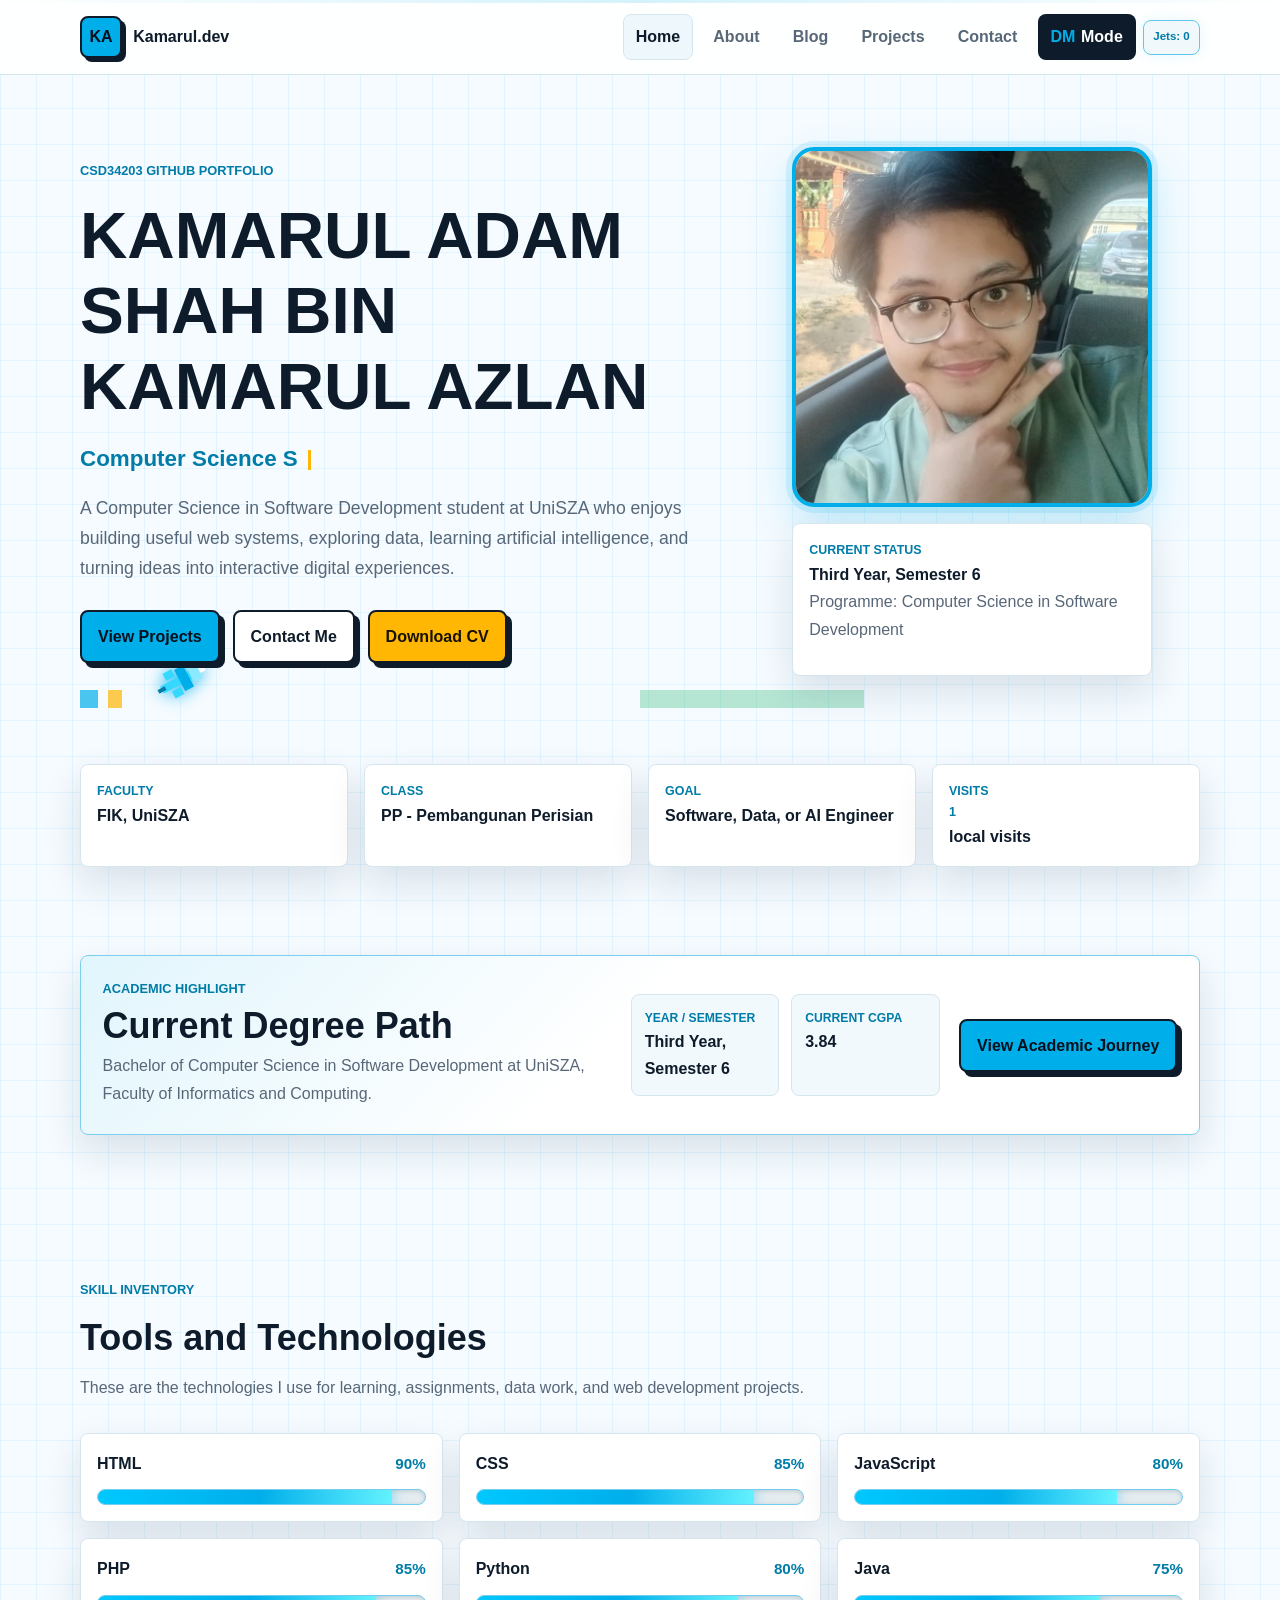
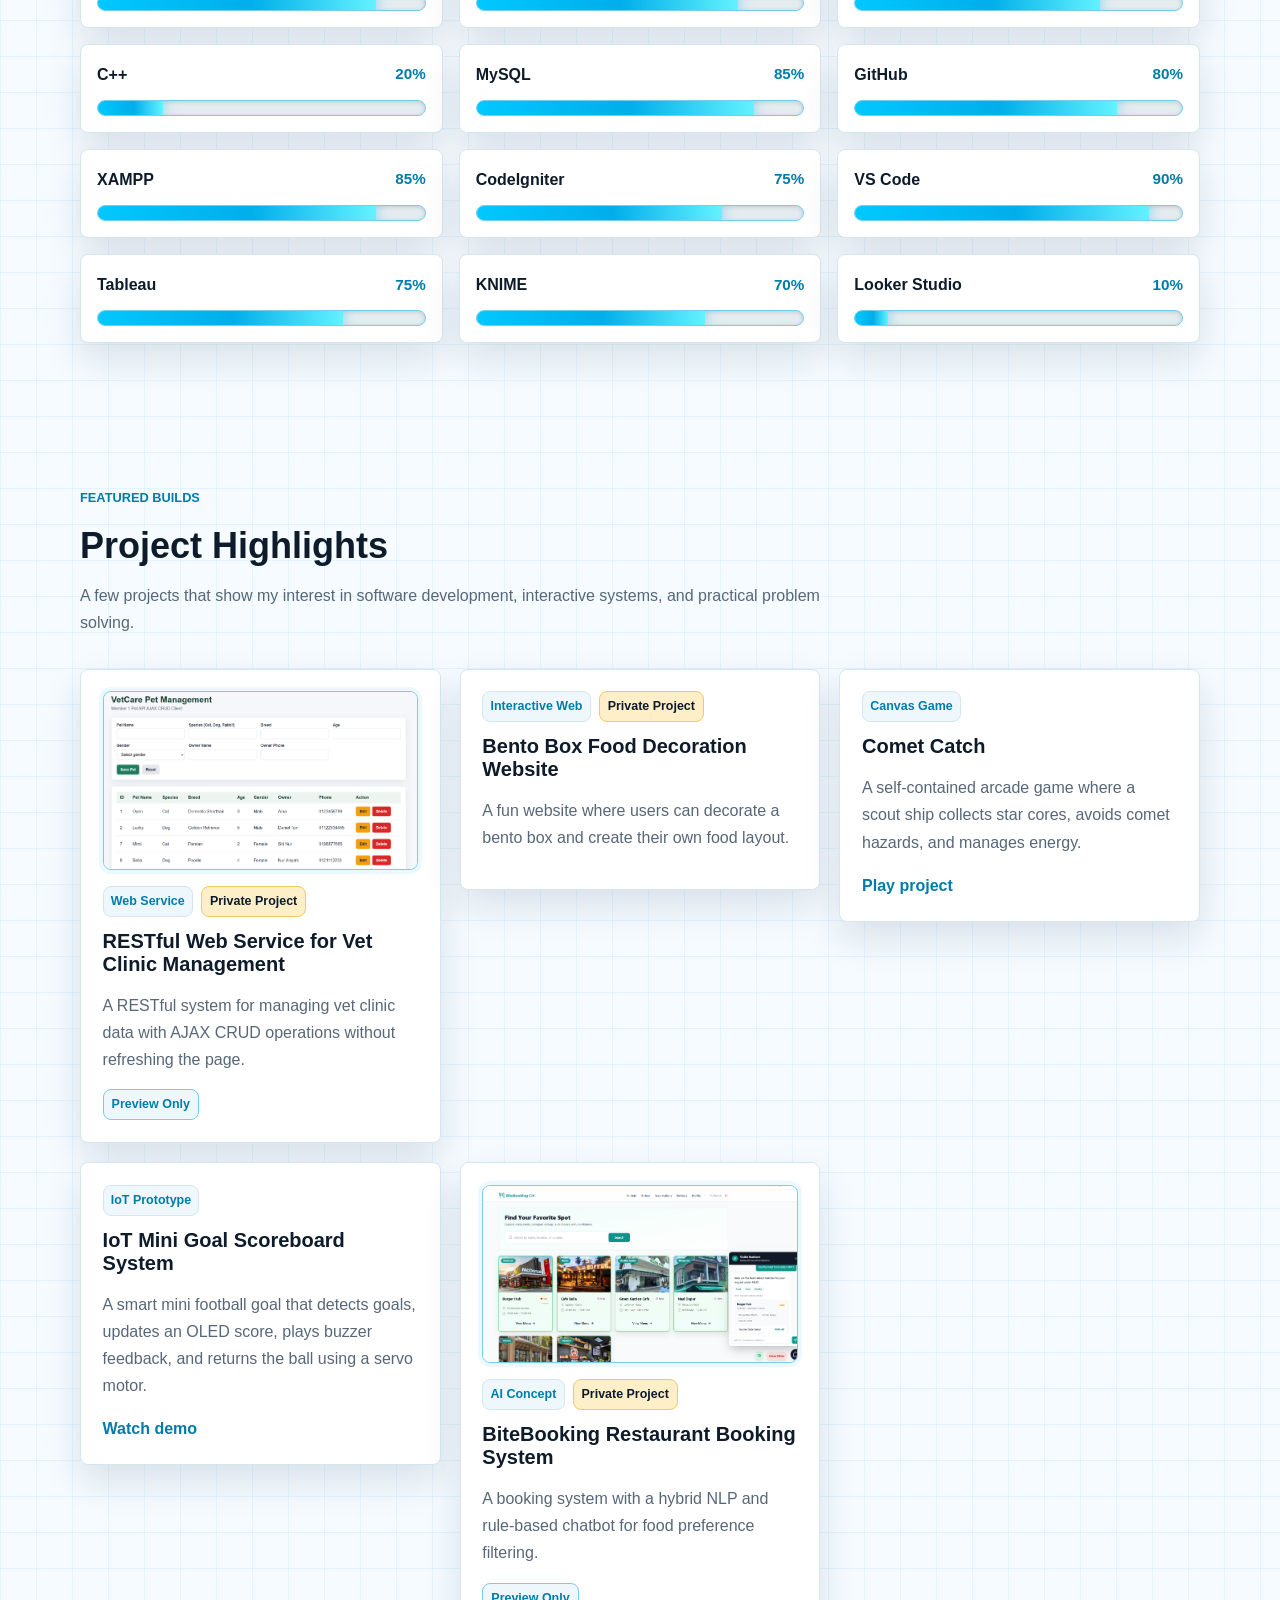
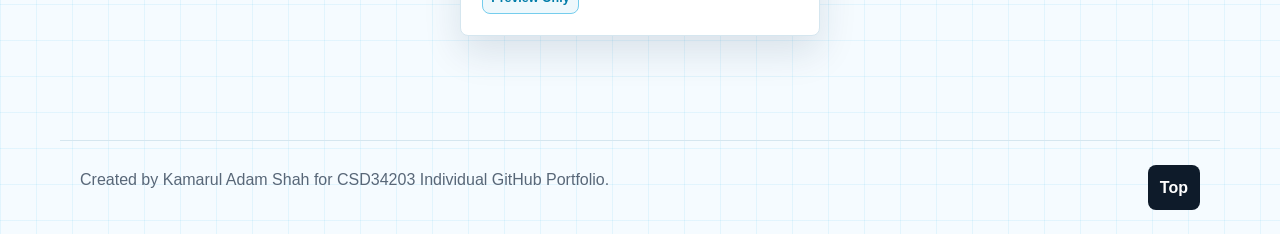
<file: index.html>
<!DOCTYPE html>
<html lang="en">
<head>
  <meta charset="UTF-8">
  <meta name="viewport" content="width=device-width, initial-scale=1.0">
  <meta name="description" content="Personal blog portfolio of Kamarul Adam Shah, a Computer Science in Software Development student.">
  <title>Kamarul Adam Shah | Personal Blog Portfolio</title>
  <link rel="stylesheet" href="css/style.css">
</head>
<body>
  <a class="skip-link" href="#main-content">Skip to content</a>

  <div class="mini-game-layer" id="jet-mini-game-layer" aria-hidden="true"></div>

  <header class="site-header">
    <nav class="navbar" aria-label="Main navigation">
      <a class="brand" href="index.html" aria-label="Go to homepage">
        <span class="brand-mark">KA</span>
        <span>Kamarul.dev</span>
      </a>

      <button class="nav-toggle" type="button" aria-label="Open navigation" aria-expanded="false">
        <span></span>
        <span></span>
        <span></span>
      </button>

      <div class="nav-menu">
        <a href="index.html">Home</a>
        <a href="about.html">About</a>
        <a href="blog.html">Blog</a>
        <a href="projects.html">Projects</a>
        <a href="contact.html">Contact</a>
        <button class="theme-toggle" type="button" aria-label="Toggle dark mode">
          <span class="toggle-icon" aria-hidden="true">DM</span>
          <span>Mode</span>
        </button>
        <div class="mini-game-panel" aria-label="Flying Jet Mini Game Background score">
          <span id="jet-score">Jets: 0</span>
        </div>
      </div>
    </nav>
  </header>

  <main id="main-content">
    <section class="hero tech-hero">
      <div class="hero-content">
        <p class="eyebrow">CSD34203 GitHub Portfolio</p>
        <h1>KAMARUL ADAM SHAH BIN KAMARUL AZLAN</h1>
        <p class="typing-line">
          <span id="typing-text">Computer Science Student</span>
          <span class="typing-cursor" aria-hidden="true"></span>
        </p>
        <p class="hero-text">
          A Computer Science in Software Development student at UniSZA who enjoys building useful web systems, exploring data, learning artificial intelligence, and turning ideas into interactive digital experiences.
        </p>
        <div class="hero-actions">
          <a class="btn primary" href="projects.html">View Projects</a>
          <a class="btn ghost" href="contact.html">Contact Me</a>
          <a class="btn quiet" href="#" id="download-cv">Download CV</a>
        </div>
      </div>

      <div class="hero-visual" aria-label="Profile preview">
        <img class="profile-image" src="images/profile.png" data-fallback="images/pixel-avatar.svg" alt="Kamarul Adam Shah Profile Photo">
        <div class="hud-panel">
          <span class="hud-label">Current Status</span>
          <strong>Third Year, Semester 6</strong>
          <p>Programme: Computer Science in Software Development</p>
        </div>
      </div>
    </section>

    <section class="section stats-strip" aria-label="Student quick facts">
      <article>
        <span>Faculty</span>
        <strong>FIK, UniSZA</strong>
      </article>
      <article>
        <span>Class</span>
        <strong>PP - Pembangunan Perisian</strong>
      </article>
      <article>
        <span>Goal</span>
        <strong>Software, Data, or AI Engineer</strong>
      </article>
      <article>
        <span>Visits</span>
        <strong><span id="visitor-count">1</span> local visits</strong>
      </article>
    </section>

    <section class="section home-academic-highlight" aria-label="Academic highlight">
      <div class="academic-highlight-card">
        <div>
          <p class="eyebrow">Academic Highlight</p>
          <h2>Current Degree Path</h2>
          <p>Bachelor of Computer Science in Software Development at UniSZA, Faculty of Informatics and Computing.</p>
        </div>
        <div class="academic-highlight-stats">
          <article>
            <span>Year / Semester</span>
            <strong>Third Year, Semester 6</strong>
          </article>
          <article>
            <span>Current CGPA</span>
            <strong>3.84</strong>
          </article>
        </div>
        <a class="btn primary" href="about.html#academic-journey">View Academic Journey</a>
      </div>
    </section>

    <section class="section" id="skills">
      <div class="section-heading">
        <p class="eyebrow">Skill Inventory</p>
        <h2>Tools and Technologies</h2>
        <p>These are the technologies I use for learning, assignments, data work, and web development projects.</p>
      </div>

      <div class="skills-grid">
        <article class="skill-card" data-level="90"><div class="skill-header"><span>HTML</span><strong>90%</strong></div><div class="skill-bar" role="progressbar" aria-label="HTML skill level" aria-valuemin="0" aria-valuemax="100" aria-valuenow="90"><span class="skill-fill"></span></div></article>
        <article class="skill-card" data-level="85"><div class="skill-header"><span>CSS</span><strong>85%</strong></div><div class="skill-bar" role="progressbar" aria-label="CSS skill level" aria-valuemin="0" aria-valuemax="100" aria-valuenow="85"><span class="skill-fill"></span></div></article>
        <article class="skill-card" data-level="80"><div class="skill-header"><span>JavaScript</span><strong>80%</strong></div><div class="skill-bar" role="progressbar" aria-label="JavaScript skill level" aria-valuemin="0" aria-valuemax="100" aria-valuenow="80"><span class="skill-fill"></span></div></article>
        <article class="skill-card" data-level="85"><div class="skill-header"><span>PHP</span><strong>85%</strong></div><div class="skill-bar" role="progressbar" aria-label="PHP skill level" aria-valuemin="0" aria-valuemax="100" aria-valuenow="85"><span class="skill-fill"></span></div></article>
        <article class="skill-card" data-level="80"><div class="skill-header"><span>Python</span><strong>80%</strong></div><div class="skill-bar" role="progressbar" aria-label="Python skill level" aria-valuemin="0" aria-valuemax="100" aria-valuenow="80"><span class="skill-fill"></span></div></article>
        <article class="skill-card" data-level="75"><div class="skill-header"><span>Java</span><strong>75%</strong></div><div class="skill-bar" role="progressbar" aria-label="Java skill level" aria-valuemin="0" aria-valuemax="100" aria-valuenow="75"><span class="skill-fill"></span></div></article>
        <article class="skill-card" data-level="20"><div class="skill-header"><span>C++</span><strong>20%</strong></div><div class="skill-bar" role="progressbar" aria-label="C++ skill level" aria-valuemin="0" aria-valuemax="100" aria-valuenow="20"><span class="skill-fill"></span></div></article>
        <article class="skill-card" data-level="85"><div class="skill-header"><span>MySQL</span><strong>85%</strong></div><div class="skill-bar" role="progressbar" aria-label="MySQL skill level" aria-valuemin="0" aria-valuemax="100" aria-valuenow="85"><span class="skill-fill"></span></div></article>
        <article class="skill-card" data-level="80"><div class="skill-header"><span>GitHub</span><strong>80%</strong></div><div class="skill-bar" role="progressbar" aria-label="GitHub skill level" aria-valuemin="0" aria-valuemax="100" aria-valuenow="80"><span class="skill-fill"></span></div></article>
        <article class="skill-card" data-level="85"><div class="skill-header"><span>XAMPP</span><strong>85%</strong></div><div class="skill-bar" role="progressbar" aria-label="XAMPP skill level" aria-valuemin="0" aria-valuemax="100" aria-valuenow="85"><span class="skill-fill"></span></div></article>
        <article class="skill-card" data-level="75"><div class="skill-header"><span>CodeIgniter</span><strong>75%</strong></div><div class="skill-bar" role="progressbar" aria-label="CodeIgniter skill level" aria-valuemin="0" aria-valuemax="100" aria-valuenow="75"><span class="skill-fill"></span></div></article>
        <article class="skill-card" data-level="90"><div class="skill-header"><span>VS Code</span><strong>90%</strong></div><div class="skill-bar" role="progressbar" aria-label="VS Code skill level" aria-valuemin="0" aria-valuemax="100" aria-valuenow="90"><span class="skill-fill"></span></div></article>
        <article class="skill-card" data-level="75"><div class="skill-header"><span>Tableau</span><strong>75%</strong></div><div class="skill-bar" role="progressbar" aria-label="Tableau skill level" aria-valuemin="0" aria-valuemax="100" aria-valuenow="75"><span class="skill-fill"></span></div></article>
        <article class="skill-card" data-level="70"><div class="skill-header"><span>KNIME</span><strong>70%</strong></div><div class="skill-bar" role="progressbar" aria-label="KNIME skill level" aria-valuemin="0" aria-valuemax="100" aria-valuenow="70"><span class="skill-fill"></span></div></article>
        <article class="skill-card" data-level="10"><div class="skill-header"><span>Looker Studio</span><strong>10%</strong></div><div class="skill-bar" role="progressbar" aria-label="Looker Studio skill level" aria-valuemin="0" aria-valuemax="100" aria-valuenow="10"><span class="skill-fill"></span></div></article>
      </div>
    </section>

    <section class="section">
      <div class="section-heading">
        <p class="eyebrow">Featured Builds</p>
        <h2>Project Highlights</h2>
        <p>A few projects that show my interest in software development, interactive systems, and practical problem solving.</p>
      </div>

      <div class="project-grid compact">
        <article class="project-card">
          <div class="project-preview">
            <img src="projects/vet/vet.png" alt="RESTful Web Service for Vet Clinic Management preview">
          </div>
          <div class="project-tag-row">
            <span class="project-tag">Web Service</span>
            <span class="privacy-badge">Private Project</span>
          </div>
          <h3>RESTful Web Service for Vet Clinic Management</h3>
          <p>A RESTful system for managing vet clinic data with AJAX CRUD operations without refreshing the page.</p>
          <span class="preview-only-label">Preview Only</span>
        </article>
        <article class="project-card">
          <div class="project-tag-row">
            <span class="project-tag">Interactive Web</span>
            <span class="privacy-badge">Private Project</span>
          </div>
          <h3>Bento Box Food Decoration Website</h3>
          <p>A fun website where users can decorate a bento box and create their own food layout.</p>
        </article>
        <article class="project-card">
          <span class="project-tag">Canvas Game</span>
          <h3>Comet Catch</h3>
          <p>A self-contained arcade game where a scout ship collects star cores, avoids comet hazards, and manages energy.</p>
          <a class="text-link" href="projects/Comic Catch/index.html">Play project</a>
        </article>
        <article class="project-card">
          <span class="project-tag">IoT Prototype</span>
          <h3>IoT Mini Goal Scoreboard System</h3>
          <p>A smart mini football goal that detects goals, updates an OLED score, plays buzzer feedback, and returns the ball using a servo motor.</p>
          <a class="text-link" href="projects.html#iot-demo-video">Watch demo</a>
        </article>
        <article class="project-card">
          <div class="project-preview">
            <img src="projects/book/book.png" alt="BiteBooking Restaurant Booking System preview">
          </div>
          <div class="project-tag-row">
            <span class="project-tag">AI Concept</span>
            <span class="privacy-badge">Private Project</span>
          </div>
          <h3>BiteBooking Restaurant Booking System</h3>
          <p>A booking system with a hybrid NLP and rule-based chatbot for food preference filtering.</p>
          <span class="preview-only-label">Preview Only</span>
        </article>
      </div>
    </section>
  </main>

  <footer class="site-footer">
    <p>Created by Kamarul Adam Shah for CSD34203 Individual GitHub Portfolio.</p>
    <button class="back-to-top" type="button" aria-label="Back to top">Top</button>
  </footer>

  <script src="js/script.js"></script>
</body>
</html>
</file>
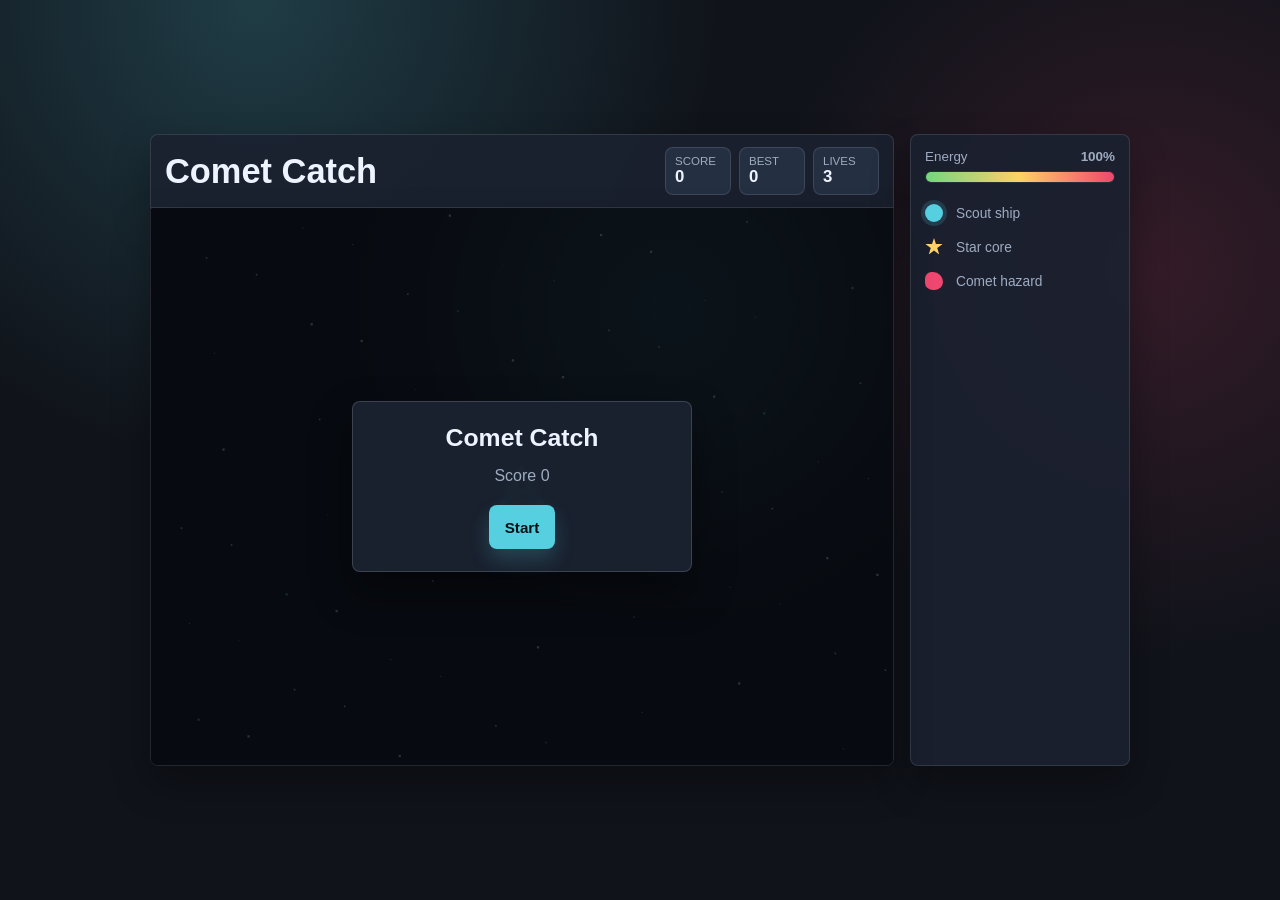
<file: projects/Comic Catch/index.html>
<!DOCTYPE html>
<html lang="en">
<head>
  <meta charset="UTF-8">
  <meta name="viewport" content="width=device-width, initial-scale=1.0">
  <title>Comet Catch</title>
  <style>
    :root {
      color-scheme: dark;
      --bg: #10131a;
      --panel: #1b2230;
      --panel-soft: #242f42;
      --ink: #eef4ff;
      --muted: #9eacc1;
      --gold: #ffd166;
      --cyan: #56cfe1;
      --danger: #ef476f;
      --green: #74d680;
      --shadow: rgba(0, 0, 0, 0.32);
    }

    * {
      box-sizing: border-box;
    }

    body {
      margin: 0;
      min-height: 100vh;
      background:
        radial-gradient(circle at 20% 0%, rgba(86, 207, 225, 0.22), transparent 34%),
        radial-gradient(circle at 90% 30%, rgba(239, 71, 111, 0.16), transparent 30%),
        var(--bg);
      color: var(--ink);
      font-family: Arial, Helvetica, sans-serif;
      letter-spacing: 0;
      display: grid;
      place-items: center;
      padding: 20px;
    }

    main {
      width: min(100%, 980px);
      display: grid;
      grid-template-columns: minmax(280px, 1fr) 220px;
      gap: 16px;
      align-items: stretch;
    }

    .game-shell {
      min-width: 0;
    }

    .topbar,
    .side {
      background: rgba(27, 34, 48, 0.88);
      border: 1px solid rgba(238, 244, 255, 0.12);
      box-shadow: 0 18px 38px var(--shadow);
    }

    .topbar {
      min-height: 72px;
      border-radius: 8px 8px 0 0;
      display: grid;
      grid-template-columns: 1fr auto;
      gap: 12px;
      align-items: center;
      padding: 12px 14px;
    }

    h1 {
      margin: 0;
      font-size: clamp(1.35rem, 3vw, 2.15rem);
      line-height: 1.05;
    }

    .stats {
      display: grid;
      grid-template-columns: repeat(3, minmax(66px, 1fr));
      gap: 8px;
      min-width: min(100%, 260px);
    }

    .stat {
      background: var(--panel-soft);
      border: 1px solid rgba(238, 244, 255, 0.12);
      border-radius: 8px;
      min-height: 48px;
      display: grid;
      align-content: center;
      padding: 7px 9px;
    }

    .stat span {
      color: var(--muted);
      font-size: 0.72rem;
      text-transform: uppercase;
    }

    .stat strong {
      font-size: 1.05rem;
    }

    .board-wrap {
      position: relative;
      background: #080b11;
      border: 1px solid rgba(238, 244, 255, 0.12);
      border-top: 0;
      border-radius: 0 0 8px 8px;
      overflow: hidden;
      box-shadow: 0 18px 38px var(--shadow);
      aspect-ratio: 4 / 3;
      min-height: 300px;
    }

    canvas {
      display: block;
      width: 100%;
      height: 100%;
      background: #080b11;
      cursor: crosshair;
    }

    .overlay {
      position: absolute;
      inset: 0;
      display: grid;
      place-items: center;
      padding: 22px;
      background: rgba(8, 11, 17, 0.7);
      text-align: center;
    }

    .overlay[hidden] {
      display: none;
    }

    .overlay-box {
      width: min(100%, 340px);
      background: rgba(27, 34, 48, 0.94);
      border: 1px solid rgba(238, 244, 255, 0.16);
      border-radius: 8px;
      padding: 22px;
      box-shadow: 0 20px 42px rgba(0, 0, 0, 0.42);
    }

    .overlay-title {
      margin: 0 0 12px;
      font-size: 1.55rem;
    }

    .overlay-score {
      margin: 0 0 18px;
      color: var(--muted);
      line-height: 1.45;
    }

    button {
      border: 0;
      border-radius: 8px;
      min-height: 44px;
      padding: 0 16px;
      background: var(--cyan);
      color: #071116;
      font-weight: 800;
      font-size: 0.95rem;
      cursor: pointer;
      box-shadow: 0 10px 20px rgba(86, 207, 225, 0.22);
    }

    button:hover,
    button:focus-visible {
      filter: brightness(1.08);
      outline: 2px solid rgba(255, 255, 255, 0.7);
      outline-offset: 2px;
    }

    .side {
      border-radius: 8px;
      padding: 14px;
      display: grid;
      align-content: start;
      gap: 14px;
    }

    .meter {
      display: grid;
      gap: 7px;
    }

    .meter-row {
      display: flex;
      justify-content: space-between;
      color: var(--muted);
      font-size: 0.84rem;
    }

    .meter-track {
      height: 12px;
      border-radius: 999px;
      background: #111823;
      overflow: hidden;
      border: 1px solid rgba(238, 244, 255, 0.1);
    }

    .meter-fill {
      width: 0%;
      height: 100%;
      background: linear-gradient(90deg, var(--green), var(--gold), var(--danger));
      transition: width 120ms linear;
    }

    .legend {
      display: grid;
      gap: 10px;
      padding-top: 4px;
    }

    .legend-item {
      display: grid;
      grid-template-columns: 22px 1fr;
      gap: 9px;
      align-items: center;
      min-height: 24px;
      color: var(--muted);
      font-size: 0.86rem;
    }

    .marker {
      width: 18px;
      height: 18px;
      border-radius: 50%;
    }

    .marker.player {
      background: var(--cyan);
      box-shadow: 0 0 0 4px rgba(86, 207, 225, 0.16);
    }

    .marker.star {
      background: var(--gold);
      clip-path: polygon(50% 0, 61% 34%, 98% 34%, 68% 55%, 79% 91%, 50% 69%, 21% 91%, 32% 55%, 2% 34%, 39% 34%);
    }

    .marker.comet {
      background: var(--danger);
      border-radius: 40% 60% 50% 45%;
    }

    .pad {
      margin-top: 4px;
      display: none;
      grid-template-columns: repeat(3, 52px);
      grid-template-rows: repeat(3, 52px);
      gap: 8px;
      justify-content: center;
    }

    .pad button {
      min-height: 52px;
      padding: 0;
      background: var(--panel-soft);
      color: var(--ink);
      box-shadow: none;
      font-size: 1.1rem;
    }

    .pad .up {
      grid-column: 2;
    }

    .pad .left {
      grid-column: 1;
      grid-row: 2;
    }

    .pad .right {
      grid-column: 3;
      grid-row: 2;
    }

    .pad .down {
      grid-column: 2;
      grid-row: 3;
    }

    @media (max-width: 760px) {
      body {
        padding: 12px;
        align-items: start;
      }

      main {
        grid-template-columns: 1fr;
      }

      .topbar {
        grid-template-columns: 1fr;
      }

      .stats {
        min-width: 0;
      }

      .board-wrap {
        min-height: 280px;
      }

      .side {
        grid-template-columns: 1fr;
      }

      .pad {
        display: grid;
      }
    }
  </style>
</head>
<body>
  <main>
    <section class="game-shell" aria-label="Comet Catch game">
      <div class="topbar">
        <h1>Comet Catch</h1>
        <div class="stats" aria-live="polite">
          <div class="stat">
            <span>Score</span>
            <strong id="score">0</strong>
          </div>
          <div class="stat">
            <span>Best</span>
            <strong id="best">0</strong>
          </div>
          <div class="stat">
            <span>Lives</span>
            <strong id="lives">3</strong>
          </div>
        </div>
      </div>

      <div class="board-wrap">
        <canvas id="game" width="800" height="600" aria-label="Game board"></canvas>
        <div class="overlay" id="overlay">
          <div class="overlay-box">
            <h2 class="overlay-title" id="overlayTitle">Comet Catch</h2>
            <p class="overlay-score" id="overlayScore">Score 0</p>
            <button id="startButton" type="button">Start</button>
          </div>
        </div>
      </div>
    </section>

    <aside class="side" aria-label="Game status">
      <div class="meter">
        <div class="meter-row">
          <span>Energy</span>
          <strong id="energyText">100%</strong>
        </div>
        <div class="meter-track">
          <div class="meter-fill" id="energyFill"></div>
        </div>
      </div>

      <div class="legend">
        <div class="legend-item">
          <span class="marker player"></span>
          <span>Scout ship</span>
        </div>
        <div class="legend-item">
          <span class="marker star"></span>
          <span>Star core</span>
        </div>
        <div class="legend-item">
          <span class="marker comet"></span>
          <span>Comet hazard</span>
        </div>
      </div>

      <div class="pad" aria-label="Touch controls">
        <button class="up" data-dir="up" type="button" aria-label="Up">^</button>
        <button class="left" data-dir="left" type="button" aria-label="Left">&lt;</button>
        <button class="right" data-dir="right" type="button" aria-label="Right">&gt;</button>
        <button class="down" data-dir="down" type="button" aria-label="Down">v</button>
      </div>
    </aside>
  </main>

  <script>
    const canvas = document.getElementById("game");
    const ctx = canvas.getContext("2d");
    const scoreEl = document.getElementById("score");
    const bestEl = document.getElementById("best");
    const livesEl = document.getElementById("lives");
    const energyFill = document.getElementById("energyFill");
    const energyText = document.getElementById("energyText");
    const overlay = document.getElementById("overlay");
    const overlayTitle = document.getElementById("overlayTitle");
    const overlayScore = document.getElementById("overlayScore");
    const startButton = document.getElementById("startButton");

    const world = { width: 800, height: 600 };
    const keys = new Set();
    const pointer = { active: false, x: world.width / 2, y: world.height / 2 };
    let stars = [];
    let comets = [];
    let particles = [];
    let best = Number(localStorage.getItem("cometCatchBest") || 0);
    let state;
    let lastTime = 0;
    let animationId = 0;

    const newState = () => ({
      running: false,
      score: 0,
      lives: 3,
      energy: 100,
      spawnTimer: 0,
      starTimer: 0,
      invulnerable: 0,
      player: {
        x: world.width / 2,
        y: world.height / 2,
        radius: 17,
        speed: 245
      }
    });

    function resizeCanvas() {
      const rect = canvas.getBoundingClientRect();
      const ratio = Math.max(1, Math.min(window.devicePixelRatio || 1, 2));
      canvas.width = Math.round(rect.width * ratio);
      canvas.height = Math.round(rect.height * ratio);
      ctx.setTransform(canvas.width / world.width, 0, 0, canvas.height / world.height, 0, 0);
    }

    function rand(min, max) {
      return Math.random() * (max - min) + min;
    }

    function distance(a, b) {
      return Math.hypot(a.x - b.x, a.y - b.y);
    }

    function clamp(value, min, max) {
      return Math.max(min, Math.min(max, value));
    }

    function spawnStar() {
      stars.push({
        x: rand(34, world.width - 34),
        y: rand(34, world.height - 34),
        radius: 12,
        pulse: rand(0, Math.PI * 2)
      });
    }

    function spawnComet() {
      const side = Math.floor(rand(0, 4));
      const comet = {
        x: side === 0 ? -34 : side === 1 ? world.width + 34 : rand(0, world.width),
        y: side === 2 ? -34 : side === 3 ? world.height + 34 : rand(0, world.height),
        radius: rand(14, 23),
        speed: rand(95, 170) + state.score * 1.4,
        spin: rand(0, Math.PI * 2)
      };
      const angle = Math.atan2(state.player.y - comet.y, state.player.x - comet.x) + rand(-0.35, 0.35);
      comet.vx = Math.cos(angle) * comet.speed;
      comet.vy = Math.sin(angle) * comet.speed;
      comets.push(comet);
    }

    function burst(x, y, color, count) {
      for (let i = 0; i < count; i++) {
        const angle = rand(0, Math.PI * 2);
        const speed = rand(40, 170);
        particles.push({
          x,
          y,
          vx: Math.cos(angle) * speed,
          vy: Math.sin(angle) * speed,
          life: rand(0.25, 0.75),
          maxLife: 0.75,
          color
        });
      }
    }

    function startGame() {
      state = newState();
      stars = [];
      comets = [];
      particles = [];
      spawnStar();
      spawnStar();
      spawnComet();
      overlay.hidden = true;
      state.running = true;
      lastTime = performance.now();
      cancelAnimationFrame(animationId);
      animationId = requestAnimationFrame(loop);
      updateHud();
    }

    function endGame() {
      state.running = false;
      best = Math.max(best, state.score);
      localStorage.setItem("cometCatchBest", String(best));
      overlayTitle.textContent = "Game Over";
      overlayScore.textContent = "Score " + state.score;
      startButton.textContent = "Restart";
      overlay.hidden = false;
      updateHud();
    }

    function updatePlayer(dt) {
      let dx = 0;
      let dy = 0;

      if (keys.has("ArrowLeft") || keys.has("KeyA")) dx -= 1;
      if (keys.has("ArrowRight") || keys.has("KeyD")) dx += 1;
      if (keys.has("ArrowUp") || keys.has("KeyW")) dy -= 1;
      if (keys.has("ArrowDown") || keys.has("KeyS")) dy += 1;

      if (pointer.active) {
        dx += pointer.x - state.player.x;
        dy += pointer.y - state.player.y;
      }

      const length = Math.hypot(dx, dy);
      if (length > 0) {
        const step = state.player.speed * dt;
        state.player.x += (dx / length) * step;
        state.player.y += (dy / length) * step;
        state.energy = Math.max(0, state.energy - 5.5 * dt);
      } else {
        state.energy = Math.min(100, state.energy + 10 * dt);
      }

      if (state.energy <= 0) {
        state.player.speed = 170;
      } else {
        state.player.speed = 245;
      }

      state.player.x = clamp(state.player.x, state.player.radius, world.width - state.player.radius);
      state.player.y = clamp(state.player.y, state.player.radius, world.height - state.player.radius);
    }

    function update(dt) {
      updatePlayer(dt);
      state.spawnTimer -= dt;
      state.starTimer -= dt;
      state.invulnerable = Math.max(0, state.invulnerable - dt);

      if (state.spawnTimer <= 0) {
        spawnComet();
        state.spawnTimer = Math.max(0.32, 1.35 - state.score * 0.018);
      }

      if (state.starTimer <= 0 && stars.length < 4) {
        spawnStar();
        state.starTimer = rand(0.75, 1.6);
      }

      stars = stars.filter((star) => {
        star.pulse += dt * 5;
        if (distance(star, state.player) < star.radius + state.player.radius) {
          state.score += 1;
          state.energy = Math.min(100, state.energy + 18);
          burst(star.x, star.y, "#ffd166", 16);
          return false;
        }
        return true;
      });

      comets = comets.filter((comet) => {
        comet.x += comet.vx * dt;
        comet.y += comet.vy * dt;
        comet.spin += dt * 4;

        if (distance(comet, state.player) < comet.radius + state.player.radius && state.invulnerable <= 0) {
          state.lives -= 1;
          state.invulnerable = 1.15;
          burst(state.player.x, state.player.y, "#ef476f", 22);
          if (state.lives <= 0) {
            endGame();
          }
          return false;
        }

        return comet.x > -90 && comet.x < world.width + 90 && comet.y > -90 && comet.y < world.height + 90;
      });

      particles = particles.filter((particle) => {
        particle.x += particle.vx * dt;
        particle.y += particle.vy * dt;
        particle.vx *= 0.98;
        particle.vy *= 0.98;
        particle.life -= dt;
        return particle.life > 0;
      });

      updateHud();
    }

    function updateHud() {
      scoreEl.textContent = state.score;
      bestEl.textContent = Math.max(best, state.score);
      livesEl.textContent = state.lives;
      const energy = Math.round(state.energy);
      energyFill.style.width = energy + "%";
      energyText.textContent = energy + "%";
    }

    function drawBackground() {
      ctx.clearRect(0, 0, world.width, world.height);
      ctx.fillStyle = "#080b11";
      ctx.fillRect(0, 0, world.width, world.height);

      ctx.save();
      ctx.globalAlpha = 0.55;
      for (let i = 0; i < 70; i++) {
        const x = (i * 113) % world.width;
        const y = (i * 71) % world.height;
        const size = 1 + (i % 3) * 0.7;
        ctx.fillStyle = i % 5 === 0 ? "#56cfe1" : "#eef4ff";
        ctx.fillRect(x, y, size, size);
      }
      ctx.restore();

      const glow = ctx.createRadialGradient(world.width * 0.7, world.height * 0.18, 20, world.width * 0.7, world.height * 0.18, 340);
      glow.addColorStop(0, "rgba(86, 207, 225, 0.16)");
      glow.addColorStop(1, "rgba(86, 207, 225, 0)");
      ctx.fillStyle = glow;
      ctx.fillRect(0, 0, world.width, world.height);
    }

    function drawStar(star) {
      const points = 5;
      const outer = star.radius + Math.sin(star.pulse) * 2;
      const inner = outer * 0.45;
      ctx.save();
      ctx.translate(star.x, star.y);
      ctx.rotate(star.pulse * 0.18);
      ctx.beginPath();
      for (let i = 0; i < points * 2; i++) {
        const radius = i % 2 === 0 ? outer : inner;
        const angle = (Math.PI / points) * i - Math.PI / 2;
        const x = Math.cos(angle) * radius;
        const y = Math.sin(angle) * radius;
        if (i === 0) ctx.moveTo(x, y);
        else ctx.lineTo(x, y);
      }
      ctx.closePath();
      ctx.fillStyle = "#ffd166";
      ctx.shadowColor = "#ffd166";
      ctx.shadowBlur = 16;
      ctx.fill();
      ctx.restore();
    }

    function drawComet(comet) {
      ctx.save();
      ctx.translate(comet.x, comet.y);
      ctx.rotate(Math.atan2(comet.vy, comet.vx));
      const tail = ctx.createLinearGradient(-comet.radius * 3.2, 0, comet.radius, 0);
      tail.addColorStop(0, "rgba(239, 71, 111, 0)");
      tail.addColorStop(1, "rgba(239, 71, 111, 0.55)");
      ctx.fillStyle = tail;
      ctx.beginPath();
      ctx.moveTo(-comet.radius * 3.4, 0);
      ctx.lineTo(-comet.radius * 0.4, -comet.radius * 0.8);
      ctx.lineTo(-comet.radius * 0.1, comet.radius * 0.8);
      ctx.closePath();
      ctx.fill();

      ctx.rotate(comet.spin);
      ctx.fillStyle = "#ef476f";
      ctx.shadowColor = "#ef476f";
      ctx.shadowBlur = 13;
      ctx.beginPath();
      ctx.ellipse(0, 0, comet.radius * 1.05, comet.radius * 0.82, 0, 0, Math.PI * 2);
      ctx.fill();
      ctx.fillStyle = "rgba(255,255,255,0.28)";
      ctx.beginPath();
      ctx.arc(-comet.radius * 0.25, -comet.radius * 0.16, comet.radius * 0.24, 0, Math.PI * 2);
      ctx.fill();
      ctx.restore();
    }

    function drawPlayer() {
      const player = state.player;
      const flash = state.invulnerable > 0 && Math.floor(state.invulnerable * 12) % 2 === 0;
      if (flash) return;

      ctx.save();
      ctx.translate(player.x, player.y);
      ctx.shadowColor = "#56cfe1";
      ctx.shadowBlur = 16;
      ctx.fillStyle = "#56cfe1";
      ctx.beginPath();
      ctx.moveTo(0, -player.radius - 7);
      ctx.lineTo(player.radius + 10, player.radius + 6);
      ctx.lineTo(0, player.radius * 0.5);
      ctx.lineTo(-player.radius - 10, player.radius + 6);
      ctx.closePath();
      ctx.fill();

      ctx.shadowBlur = 0;
      ctx.fillStyle = "#10131a";
      ctx.beginPath();
      ctx.arc(0, -2, 5, 0, Math.PI * 2);
      ctx.fill();
      ctx.restore();
    }

    function drawParticles() {
      particles.forEach((particle) => {
        const alpha = Math.max(0, particle.life / particle.maxLife);
        ctx.save();
        ctx.globalAlpha = alpha;
        ctx.fillStyle = particle.color;
        ctx.beginPath();
        ctx.arc(particle.x, particle.y, 3 + alpha * 3, 0, Math.PI * 2);
        ctx.fill();
        ctx.restore();
      });
    }

    function draw() {
      drawBackground();
      stars.forEach(drawStar);
      comets.forEach(drawComet);
      drawPlayer();
      drawParticles();
    }

    function loop(time) {
      const dt = Math.min(0.033, (time - lastTime) / 1000);
      lastTime = time;
      if (state.running) {
        update(dt);
      }
      draw();
      if (state.running) {
        animationId = requestAnimationFrame(loop);
      }
    }

    function canvasPoint(event) {
      const rect = canvas.getBoundingClientRect();
      return {
        x: ((event.clientX - rect.left) / rect.width) * world.width,
        y: ((event.clientY - rect.top) / rect.height) * world.height
      };
    }

    window.addEventListener("keydown", (event) => {
      if (["ArrowUp", "ArrowDown", "ArrowLeft", "ArrowRight", "Space"].includes(event.code)) {
        event.preventDefault();
      }
      if (event.code === "Space" && !state.running) {
        startGame();
      }
      keys.add(event.code);
    });

    window.addEventListener("keyup", (event) => keys.delete(event.code));

    canvas.addEventListener("pointerdown", (event) => {
      pointer.active = true;
      Object.assign(pointer, canvasPoint(event));
      canvas.setPointerCapture(event.pointerId);
    });

    canvas.addEventListener("pointermove", (event) => {
      if (pointer.active) {
        Object.assign(pointer, canvasPoint(event));
      }
    });

    canvas.addEventListener("pointerup", () => {
      pointer.active = false;
    });

    canvas.addEventListener("pointercancel", () => {
      pointer.active = false;
    });

    document.querySelectorAll("[data-dir]").forEach((button) => {
      const codeByDirection = {
        up: "ArrowUp",
        down: "ArrowDown",
        left: "ArrowLeft",
        right: "ArrowRight"
      };
      const code = codeByDirection[button.dataset.dir];

      button.addEventListener("pointerdown", (event) => {
        event.preventDefault();
        keys.add(code);
        button.setPointerCapture(event.pointerId);
      });

      button.addEventListener("pointerup", () => keys.delete(code));
      button.addEventListener("pointercancel", () => keys.delete(code));
      button.addEventListener("blur", () => keys.delete(code));
    });

    startButton.addEventListener("click", startGame);
    window.addEventListener("resize", () => {
      resizeCanvas();
      draw();
    });

    state = newState();
    bestEl.textContent = best;
    updateHud();
    resizeCanvas();
    draw();
  </script>
</body>
</html>
</file>
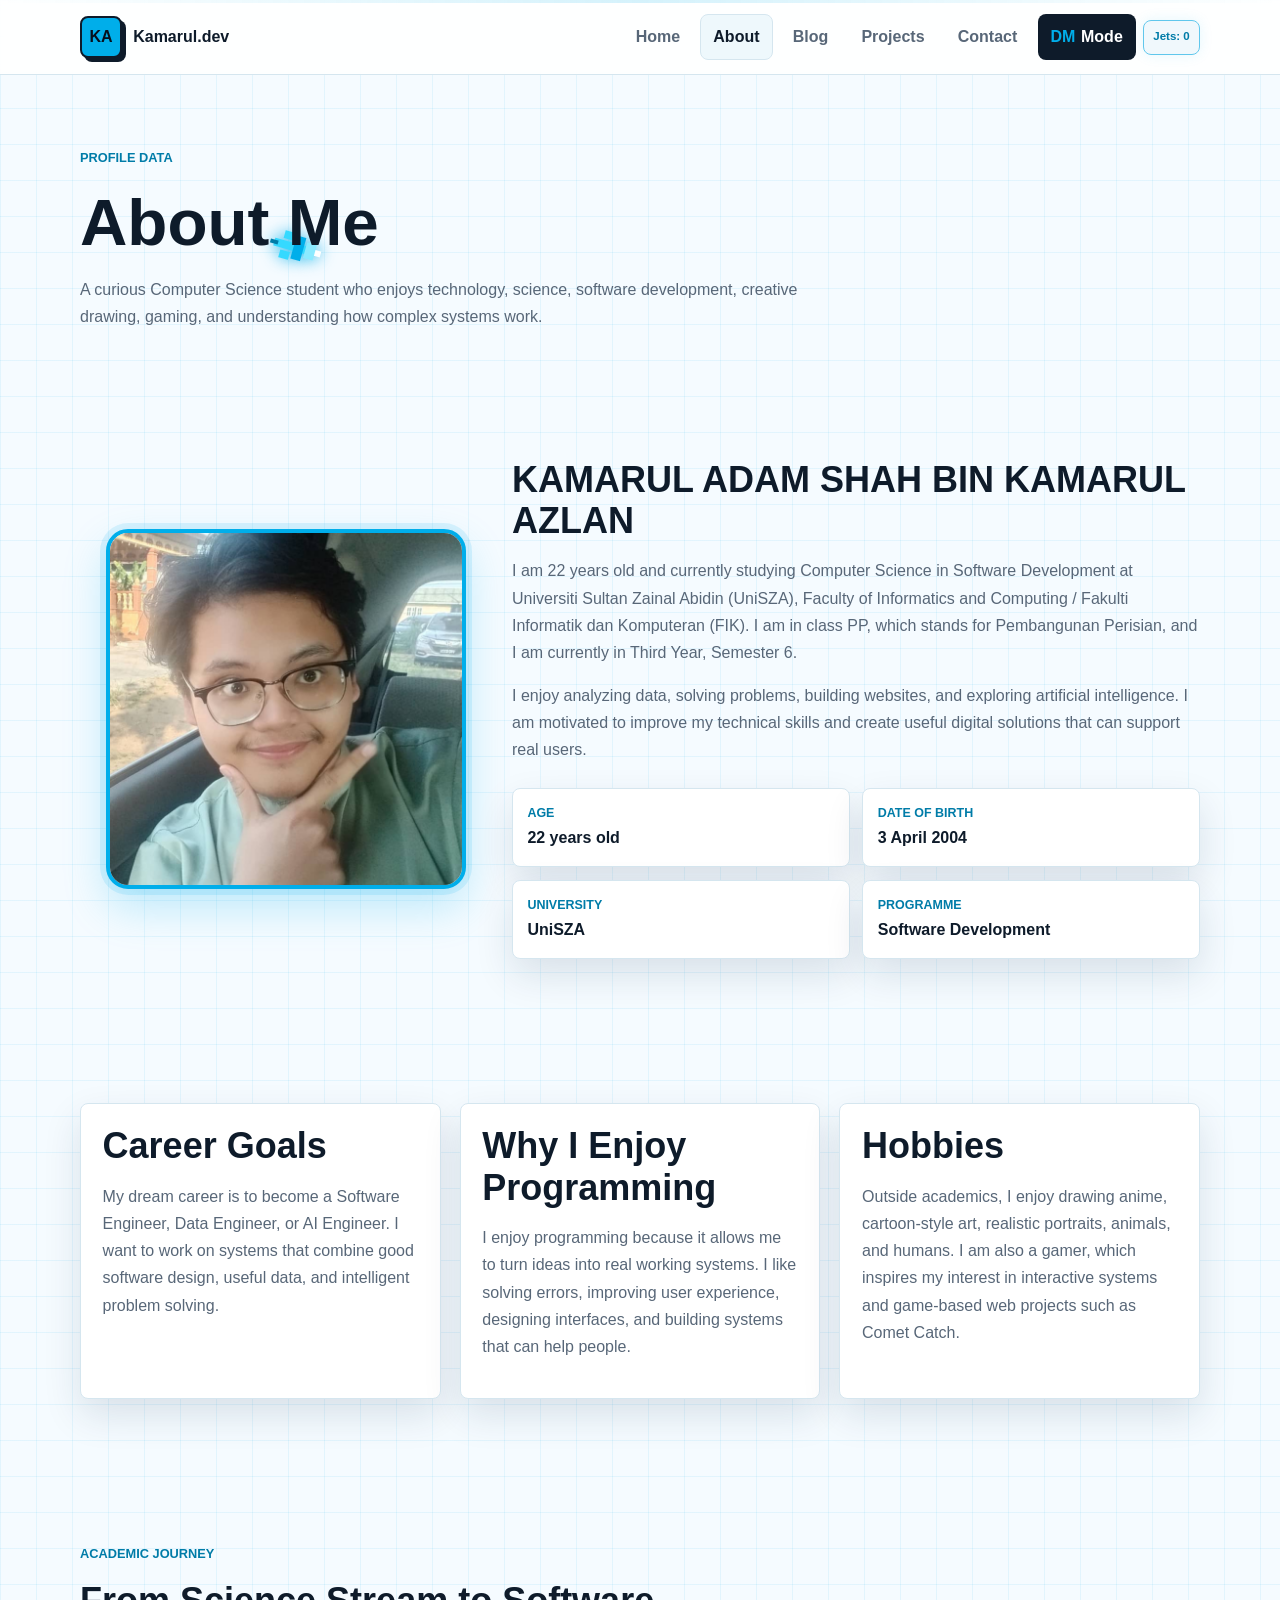
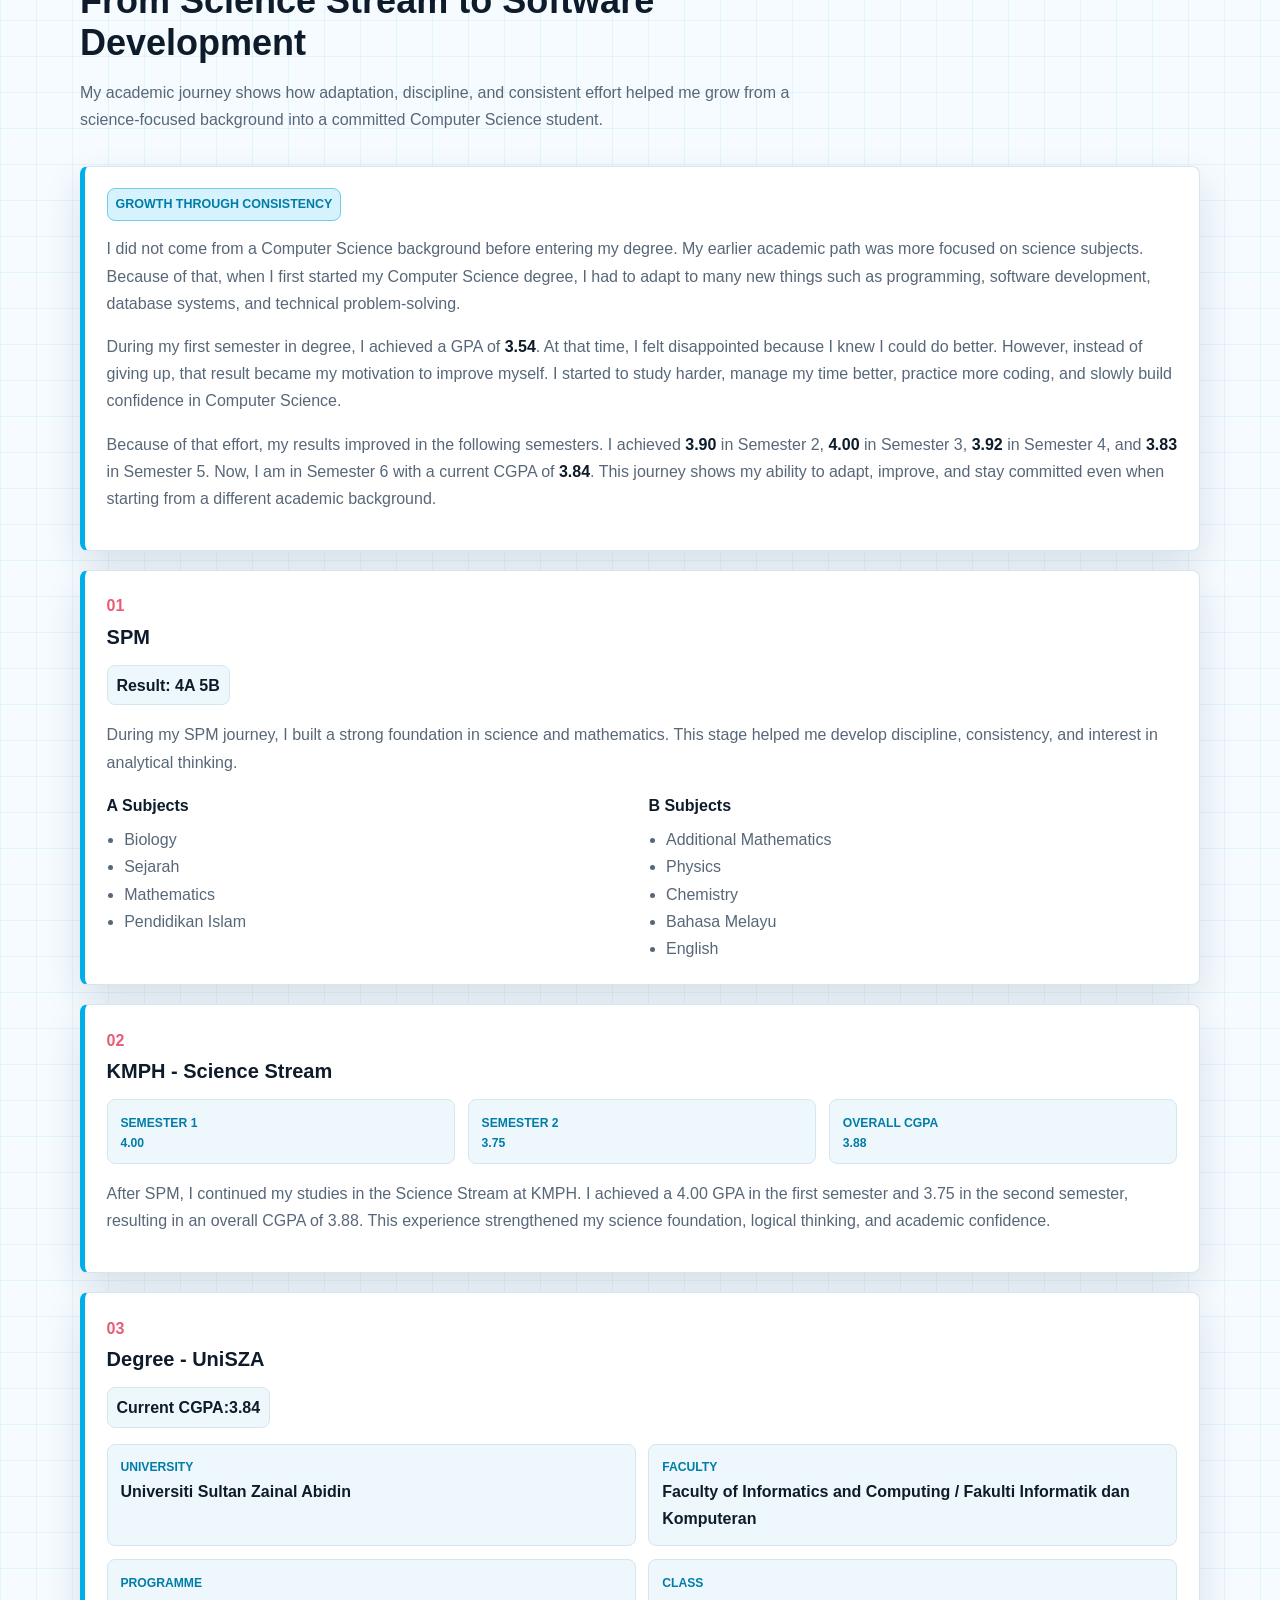
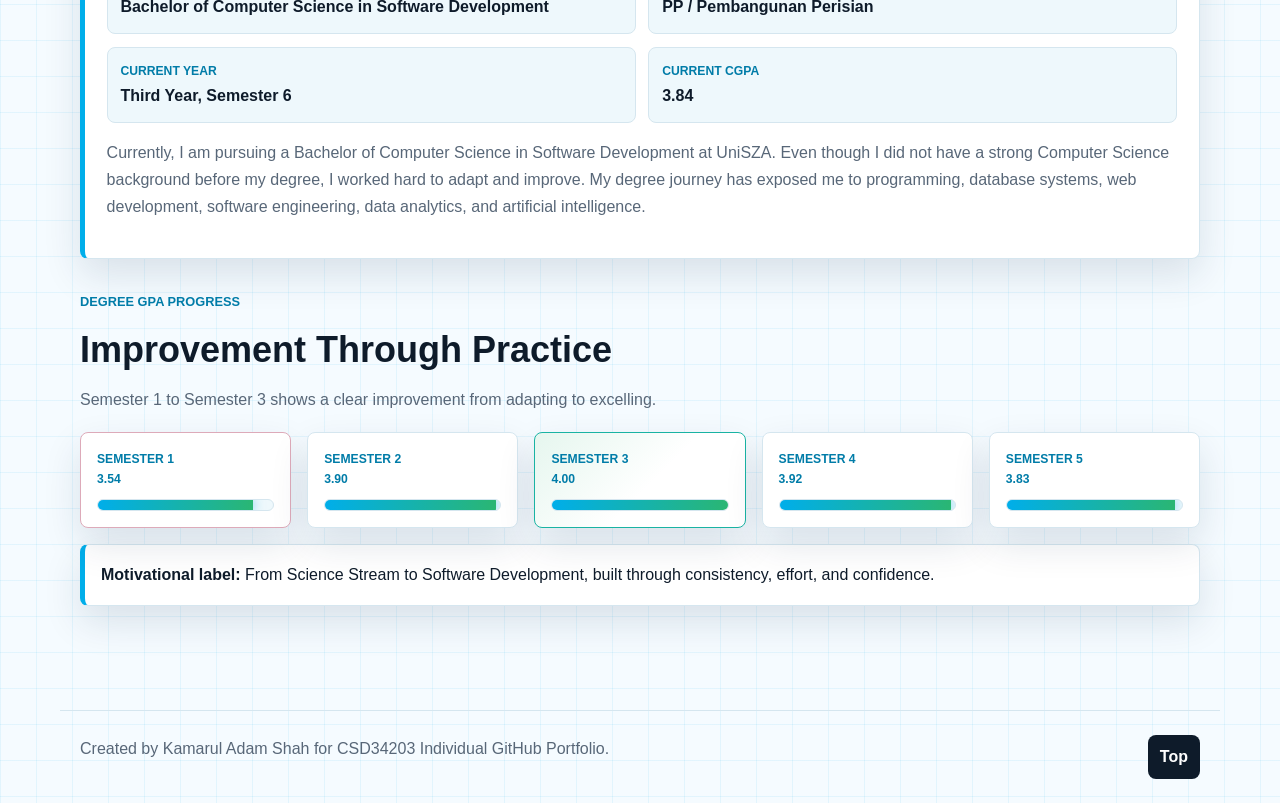
<file: about.html>
<!DOCTYPE html>
<html lang="en">
<head>
  <meta charset="UTF-8">
  <meta name="viewport" content="width=device-width, initial-scale=1.0">
  <meta name="description" content="About Kamarul Adam Shah, Computer Science in Software Development student at UniSZA.">
  <title>About | Kamarul Adam Shah</title>
  <link rel="stylesheet" href="css/style.css">
</head>
<body>
  <a class="skip-link" href="#main-content">Skip to content</a>
  <div class="mini-game-layer" id="jet-mini-game-layer" aria-hidden="true"></div>

  <header class="site-header">
    <nav class="navbar" aria-label="Main navigation">
      <a class="brand" href="index.html">
        <span class="brand-mark">KA</span>
        <span>Kamarul.dev</span>
      </a>
      <button class="nav-toggle" type="button" aria-label="Open navigation" aria-expanded="false">
        <span></span>
        <span></span>
        <span></span>
      </button>
      <div class="nav-menu">
        <a href="index.html">Home</a>
        <a href="about.html">About</a>
        <a href="blog.html">Blog</a>
        <a href="projects.html">Projects</a>
        <a href="contact.html">Contact</a>
        <button class="theme-toggle" type="button" aria-label="Toggle dark mode">
          <span class="toggle-icon" aria-hidden="true">DM</span>
          <span>Mode</span>
        </button>
        <div class="mini-game-panel" aria-label="Flying Jet Mini Game Background score">
          <span id="jet-score">Jets: 0</span>
        </div>
      </div>
    </nav>
  </header>

  <main id="main-content">
    <section class="page-hero">
      <p class="eyebrow">Profile Data</p>
      <h1>About Me</h1>
      <p>A curious Computer Science student who enjoys technology, science, software development, creative drawing, gaming, and understanding how complex systems work.</p>
    </section>

    <section class="section about-layout">
      <div class="about-photo">
        <img class="profile-image" src="images/profile.png" data-fallback="images/pixel-avatar.svg" alt="Kamarul Adam Shah Profile Photo">
      </div>

      <div>
        <h2>KAMARUL ADAM SHAH BIN KAMARUL AZLAN</h2>
        <p>
          I am 22 years old and currently studying Computer Science in Software Development at Universiti Sultan Zainal Abidin (UniSZA), Faculty of Informatics and Computing / Fakulti Informatik dan Komputeran (FIK). I am in class PP, which stands for Pembangunan Perisian, and I am currently in Third Year, Semester 6.
        </p>
        <p>
          I enjoy analyzing data, solving problems, building websites, and exploring artificial intelligence. I am motivated to improve my technical skills and create useful digital solutions that can support real users.
        </p>

        <div class="info-grid">
          <article><span>Age</span><strong>22 years old</strong></article>
          <article><span>Date of Birth</span><strong>3 April 2004</strong></article>
          <article><span>University</span><strong>UniSZA</strong></article>
          <article><span>Programme</span><strong>Software Development</strong></article>
        </div>
      </div>
    </section>

    <section class="section feature-grid">
      <article class="feature-card">
        <h2>Career Goals</h2>
        <p>My dream career is to become a Software Engineer, Data Engineer, or AI Engineer. I want to work on systems that combine good software design, useful data, and intelligent problem solving.</p>
      </article>
      <article class="feature-card">
        <h2>Why I Enjoy Programming</h2>
        <p>I enjoy programming because it allows me to turn ideas into real working systems. I like solving errors, improving user experience, designing interfaces, and building systems that can help people.</p>
      </article>
      <article class="feature-card">
        <h2>Hobbies</h2>
        <p>Outside academics, I enjoy drawing anime, cartoon-style art, realistic portraits, animals, and humans. I am also a gamer, which inspires my interest in interactive systems and game-based web projects such as Comet Catch.</p>
      </article>
    </section>

    <section class="section academic-journey" id="academic-journey">
      <div class="section-heading">
        <p class="eyebrow">Academic Journey</p>
        <h2>From Science Stream to Software Development</h2>
        <p>
          My academic journey shows how adaptation, discipline, and consistent effort helped me grow from a science-focused background into a committed Computer Science student.
        </p>
      </div>

      <div class="academic-story-card">
        <span class="journey-label">Growth Through Consistency</span>
        <p>
          I did not come from a Computer Science background before entering my degree. My earlier academic path was more focused on science subjects. Because of that, when I first started my Computer Science degree, I had to adapt to many new things such as programming, software development, database systems, and technical problem-solving.
        </p>
        <p>
          During my first semester in degree, I achieved a GPA of <strong>3.54</strong>. At that time, I felt disappointed because I knew I could do better. However, instead of giving up, that result became my motivation to improve myself. I started to study harder, manage my time better, practice more coding, and slowly build confidence in Computer Science.
        </p>
        <p>
          Because of that effort, my results improved in the following semesters. I achieved <strong>3.90</strong> in Semester 2, <strong>4.00</strong> in Semester 3, <strong>3.92</strong> in Semester 4, and <strong>3.83</strong> in Semester 5. Now, I am in Semester 6 with a current CGPA of <strong>3.84</strong>. This journey shows my ability to adapt, improve, and stay committed even when starting from a different academic background.
        </p>
      </div>

      <div class="academic-path">
        <article class="academic-card">
          <span class="academic-step">01</span>
          <h3>SPM</h3>
          <p class="result-pill">Result: 4A 5B</p>
          <p>
            During my SPM journey, I built a strong foundation in science and mathematics. This stage helped me develop discipline, consistency, and interest in analytical thinking.
          </p>
          <div class="subject-columns">
            <div>
              <h4>A Subjects</h4>
              <ul>
                <li>Biology</li>
                <li>Sejarah</li>
                <li>Mathematics</li>
                <li>Pendidikan Islam</li>
              </ul>
            </div>
            <div>
              <h4>B Subjects</h4>
              <ul>
                <li>Additional Mathematics</li>
                <li>Physics</li>
                <li>Chemistry</li>
                <li>Bahasa Melayu</li>
                <li>English</li>
              </ul>
            </div>
          </div>
        </article>

        <article class="academic-card">
          <span class="academic-step">02</span>
          <h3>KMPH - Science Stream</h3>
          <div class="gpa-summary">
            <div><span>Semester 1</span><strong><span class="gpa-counter" data-gpa="4.00">0.00</span></strong></div>
            <div><span>Semester 2</span><strong><span class="gpa-counter" data-gpa="3.75">0.00</span></strong></div>
            <div><span>Overall CGPA</span><strong><span class="gpa-counter" data-gpa="3.88">0.00</span></strong></div>
          </div>
          <p>
            After SPM, I continued my studies in the Science Stream at KMPH. I achieved a 4.00 GPA in the first semester and 3.75 in the second semester, resulting in an overall CGPA of 3.88. This experience strengthened my science foundation, logical thinking, and academic confidence.
          </p>
        </article>

        <article class="academic-card degree-card">
          <span class="academic-step">03</span>
          <h3>Degree - UniSZA</h3>
          <p class="result-pill">Current CGPA: <span class="gpa-counter" data-gpa="3.84">0.00</span></p>
          <div class="degree-info-grid">
            <div><span>University</span><strong>Universiti Sultan Zainal Abidin</strong></div>
            <div><span>Faculty</span><strong>Faculty of Informatics and Computing / Fakulti Informatik dan Komputeran</strong></div>
            <div><span>Programme</span><strong>Bachelor of Computer Science in Software Development</strong></div>
            <div><span>Class</span><strong>PP / Pembangunan Perisian</strong></div>
            <div><span>Current Year</span><strong>Third Year, Semester 6</strong></div>
            <div><span>Current CGPA</span><strong>3.84</strong></div>
          </div>
          <p>
            Currently, I am pursuing a Bachelor of Computer Science in Software Development at UniSZA. Even though I did not have a strong Computer Science background before my degree, I worked hard to adapt and improve. My degree journey has exposed me to programming, database systems, web development, software engineering, data analytics, and artificial intelligence.
          </p>
        </article>
      </div>

      <div class="semester-results">
        <div class="section-heading compact-heading">
          <p class="eyebrow">Degree GPA Progress</p>
          <h2>Improvement Through Practice</h2>
          <p>Semester 1 to Semester 3 shows a clear improvement from adapting to excelling.</p>
        </div>

        <div class="semester-grid">
          <article class="semester-card highlight-start" data-gpa="3.54">
            <span>Semester 1</span>
            <strong><span class="gpa-counter" data-gpa="3.54">0.00</span></strong>
            <div class="semester-bar" aria-label="Semester 1 GPA 3.54 out of 4.00"><span class="semester-fill"></span></div>
          </article>
          <article class="semester-card" data-gpa="3.90">
            <span>Semester 2</span>
            <strong><span class="gpa-counter" data-gpa="3.90">0.00</span></strong>
            <div class="semester-bar" aria-label="Semester 2 GPA 3.90 out of 4.00"><span class="semester-fill"></span></div>
          </article>
          <article class="semester-card highlight-peak" data-gpa="4.00">
            <span>Semester 3</span>
            <strong><span class="gpa-counter" data-gpa="4.00">0.00</span></strong>
            <div class="semester-bar" aria-label="Semester 3 GPA 4.00 out of 4.00"><span class="semester-fill"></span></div>
          </article>
          <article class="semester-card" data-gpa="3.92">
            <span>Semester 4</span>
            <strong><span class="gpa-counter" data-gpa="3.92">0.00</span></strong>
            <div class="semester-bar" aria-label="Semester 4 GPA 3.92 out of 4.00"><span class="semester-fill"></span></div>
          </article>
          <article class="semester-card" data-gpa="3.83">
            <span>Semester 5</span>
            <strong><span class="gpa-counter" data-gpa="3.83">0.00</span></strong>
            <div class="semester-bar" aria-label="Semester 5 GPA 3.83 out of 4.00"><span class="semester-fill"></span></div>
          </article>
        </div>

        <div class="growth-note">
          <strong>Motivational label:</strong> From Science Stream to Software Development, built through consistency, effort, and confidence.
        </div>
      </div>
    </section>
  </main>

  <footer class="site-footer">
    <p>Created by Kamarul Adam Shah for CSD34203 Individual GitHub Portfolio.</p>
    <button class="back-to-top" type="button" aria-label="Back to top">Top</button>
  </footer>

  <script src="js/script.js"></script>
</body>
</html>
</file>
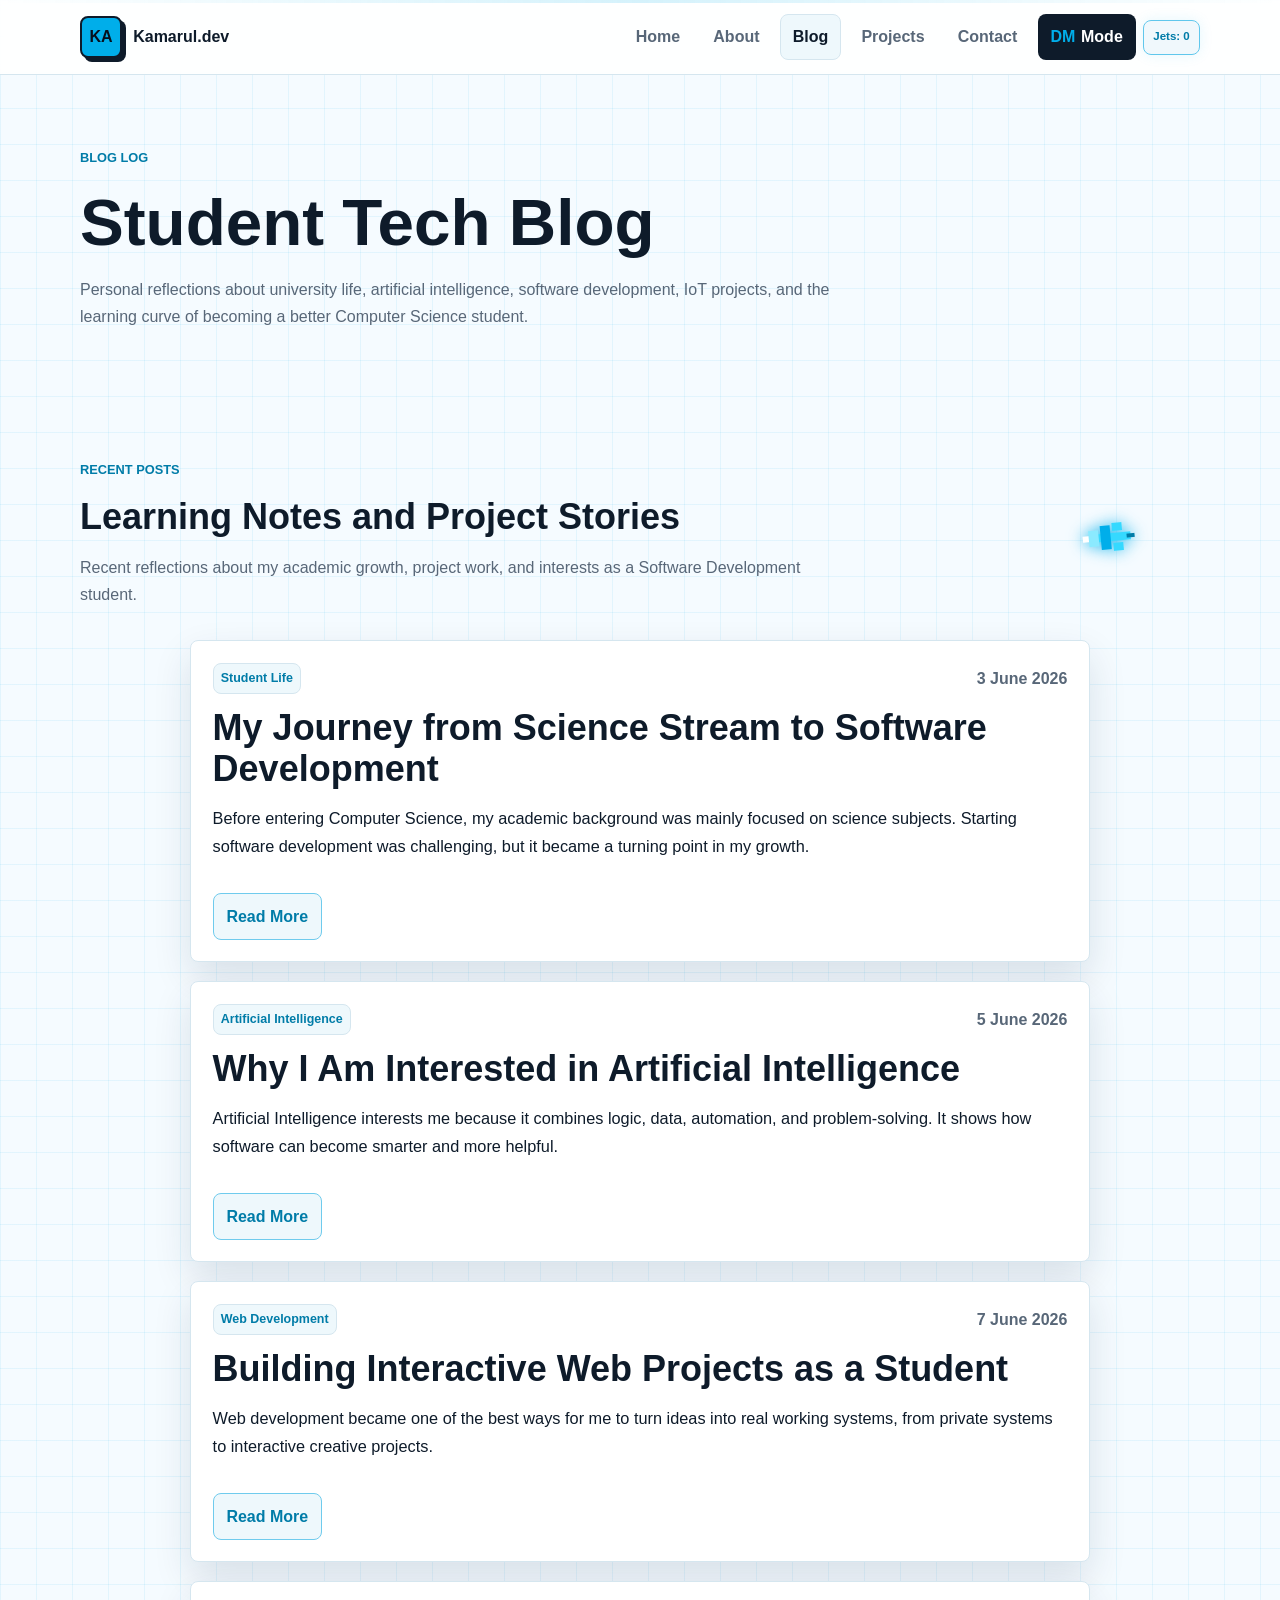
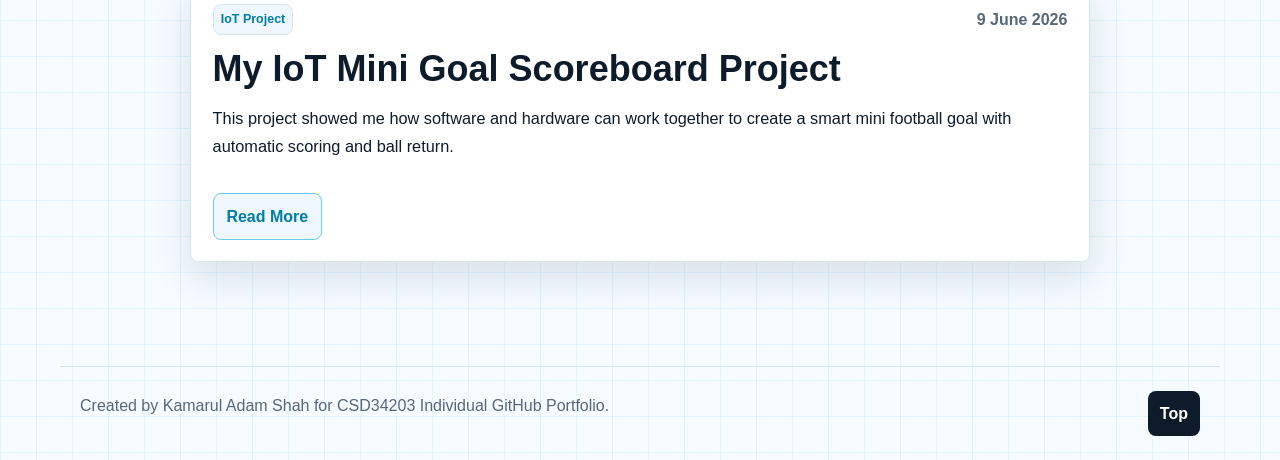
<file: blog.html>
<!DOCTYPE html>
<html lang="en">
<head>
  <meta charset="UTF-8">
  <meta name="viewport" content="width=device-width, initial-scale=1.0">
  <meta name="description" content="Blog posts by Kamarul Adam Shah about computer science, AI, and web projects.">
  <title>Blog | Kamarul Adam Shah</title>
  <link rel="stylesheet" href="css/style.css">
</head>
<body>
  <a class="skip-link" href="#main-content">Skip to content</a>
  <div class="mini-game-layer" id="jet-mini-game-layer" aria-hidden="true"></div>

  <header class="site-header">
    <nav class="navbar" aria-label="Main navigation">
      <a class="brand" href="index.html">
        <span class="brand-mark">KA</span>
        <span>Kamarul.dev</span>
      </a>
      <button class="nav-toggle" type="button" aria-label="Open navigation" aria-expanded="false">
        <span></span>
        <span></span>
        <span></span>
      </button>
      <div class="nav-menu">
        <a href="index.html">Home</a>
        <a href="about.html">About</a>
        <a href="blog.html">Blog</a>
        <a href="projects.html">Projects</a>
        <a href="contact.html">Contact</a>
        <button class="theme-toggle" type="button" aria-label="Toggle dark mode">
          <span class="toggle-icon" aria-hidden="true">DM</span>
          <span>Mode</span>
        </button>
        <div class="mini-game-panel" aria-label="Flying Jet Mini Game Background score">
          <span id="jet-score">Jets: 0</span>
        </div>
      </div>
    </nav>
  </header>

  <main id="main-content">
    <section class="page-hero">
      <p class="eyebrow">Blog Log</p>
      <h1>Student Tech Blog</h1>
      <p>Personal reflections about university life, artificial intelligence, software development, IoT projects, and the learning curve of becoming a better Computer Science student.</p>
    </section>

    <section class="section">
      <div class="section-heading">
        <p class="eyebrow">Recent Posts</p>
        <h2>Learning Notes and Project Stories</h2>
        <p>Recent reflections about my academic growth, project work, and interests as a Software Development student.</p>
      </div>

      <div class="blog-list">
        <article class="post-card">
          <div class="post-meta">
            <span class="category-badge">Student Life</span>
            <time datetime="2026-06-03">3 June 2026</time>
          </div>
          <h2>My Journey from Science Stream to Software Development</h2>
          <p class="post-preview">Before entering Computer Science, my academic background was mainly focused on science subjects. Starting software development was challenging, but it became a turning point in my growth.</p>
          <div class="post-extra" id="post-science-to-software" hidden>
            <p>I did not enter my degree with a strong Computer Science background. Before UniSZA, most of my learning was built around science subjects, formulas, experiments, and theory. When I started Software Development, I had to face a very different kind of thinking. Programming, databases, system design, and technical problem-solving were new areas that required patience and a lot of practice.</p>
            <p>My first semester result was a GPA of 3.54. To be honest, I felt disappointed at first because I knew I could do better. At the same time, that result made me realize that Computer Science was not something I could understand by only reading notes before exams. I needed to write code, make mistakes, debug properly, and manage my time with more discipline.</p>
            <p>After that semester, I started changing the way I studied. I practiced coding more consistently, asked questions when I was stuck, and tried to understand the logic behind each assignment instead of only finishing it. Slowly, I became more confident with programming and software development. Seeing my results improve in the following semesters reminded me that progress is possible when I stay consistent. Today, I am more motivated to continue growing toward a future career as a Software Engineer, Data Engineer, or AI Engineer.</p>
          </div>
          <button class="text-button read-more" type="button" aria-expanded="false" aria-controls="post-science-to-software">Read More</button>
        </article>

        <article class="post-card">
          <div class="post-meta">
            <span class="category-badge">Artificial Intelligence</span>
            <time datetime="2026-06-05">5 June 2026</time>
          </div>
          <h2>Why I Am Interested in Artificial Intelligence</h2>
          <p class="post-preview">Artificial Intelligence interests me because it combines logic, data, automation, and problem-solving. It shows how software can become smarter and more helpful.</p>
          <div class="post-extra" id="post-ai-interest" hidden>
            <p>As a Computer Science student, Artificial Intelligence feels exciting because it connects many areas that I want to understand better. AI is not only about making a system look advanced. It is about using data, logic, and algorithms to help solve problems in a more meaningful way.</p>
            <p>I like how AI can support decision-making, analyze patterns, automate repeated tasks, and improve user experience. Even a simple chatbot can become useful when it understands what the user wants and guides them to the right answer. That is one reason I became interested in chatbot systems.</p>
            <p>One project that connects with this interest is my BiteBooking Restaurant Booking System. The chatbot in that system uses hybrid NLP and rule-based logic to help users filter food based on their preferences. Building and planning that idea helped me see how AI concepts can make a normal booking system more user-friendly. AI is challenging because it requires continuous learning, but that challenge is also what makes it interesting for me.</p>
          </div>
          <button class="text-button read-more" type="button" aria-expanded="false" aria-controls="post-ai-interest">Read More</button>
        </article>

        <article class="post-card">
          <div class="post-meta">
            <span class="category-badge">Web Development</span>
            <time datetime="2026-06-07">7 June 2026</time>
          </div>
          <h2>Building Interactive Web Projects as a Student</h2>
          <p class="post-preview">Web development became one of the best ways for me to turn ideas into real working systems, from private systems to interactive creative projects.</p>
          <div class="post-extra" id="post-web-projects" hidden>
            <p>Web development is one of the areas where I can clearly see an idea turn into something usable. When I work with HTML, CSS, JavaScript, PHP, MySQL, AJAX, and CodeIgniter, I get to understand how the interface, logic, database, and user flow connect with each other.</p>
            <p>Projects such as the RESTful Web Service for Vet Clinic Management helped me understand CRUD operations and how AJAX can make a system feel smoother without refreshing the page. BiteBooking gave me experience with a more user-focused booking flow and chatbot concept. The Bento Box Food Decoration Website also helped me explore interactive UI design and creative DOM interaction.</p>
            <p>These projects taught me that a working system is more than just code that runs. It needs clear navigation, understandable actions, good layout, and a flow that makes sense to users. Some of my projects are private because they are academic or coursework systems, but I still show screenshots or project summaries in my portfolio to explain what I learned from them.</p>
          </div>
          <button class="text-button read-more" type="button" aria-expanded="false" aria-controls="post-web-projects">Read More</button>
        </article>

        <article class="post-card">
          <div class="post-meta">
            <span class="category-badge">IoT Project</span>
            <time datetime="2026-06-09">9 June 2026</time>
          </div>
          <h2>My IoT Mini Goal Scoreboard Project</h2>
          <p class="post-preview">This project showed me how software and hardware can work together to create a smart mini football goal with automatic scoring and ball return.</p>
          <div class="post-extra" id="post-iot-scoreboard" hidden>
            <p>My IoT Mini Goal Scoreboard System was a project that made me think beyond normal web pages and software screens. The idea was to build a smart mini football goal where a player can kick a ball into the goal area and the system responds automatically.</p>
            <p>The project uses an ESP8266 as the main controller, with an ultrasonic sensor to detect the ball distance. When the ball enters the goal area, the score updates on the OLED display, the RGB LED gives visual feedback, the buzzer plays a goal sound, and the servo motor pushes or returns the ball back to the player. Telegram control also adds another layer by allowing score notifications and commands such as checking or resetting the score.</p>
            <p>This project helped me understand IoT system design in a more practical way. I learned how sensor detection, distance measurement, hardware output, and software logic need to work together smoothly. It also reminded me that good prototypes should think about the user. In this case, the ball return feature makes the mini goal more useful because the player can continue practicing without collecting the ball every time.</p>
          </div>
          <button class="text-button read-more" type="button" aria-expanded="false" aria-controls="post-iot-scoreboard">Read More</button>
        </article>
      </div>
    </section>
  </main>

  <footer class="site-footer">
    <p>Created by Kamarul Adam Shah for CSD34203 Individual GitHub Portfolio.</p>
    <button class="back-to-top" type="button" aria-label="Back to top">Top</button>
  </footer>

  <script src="js/script.js"></script>
</body>
</html>
</file>
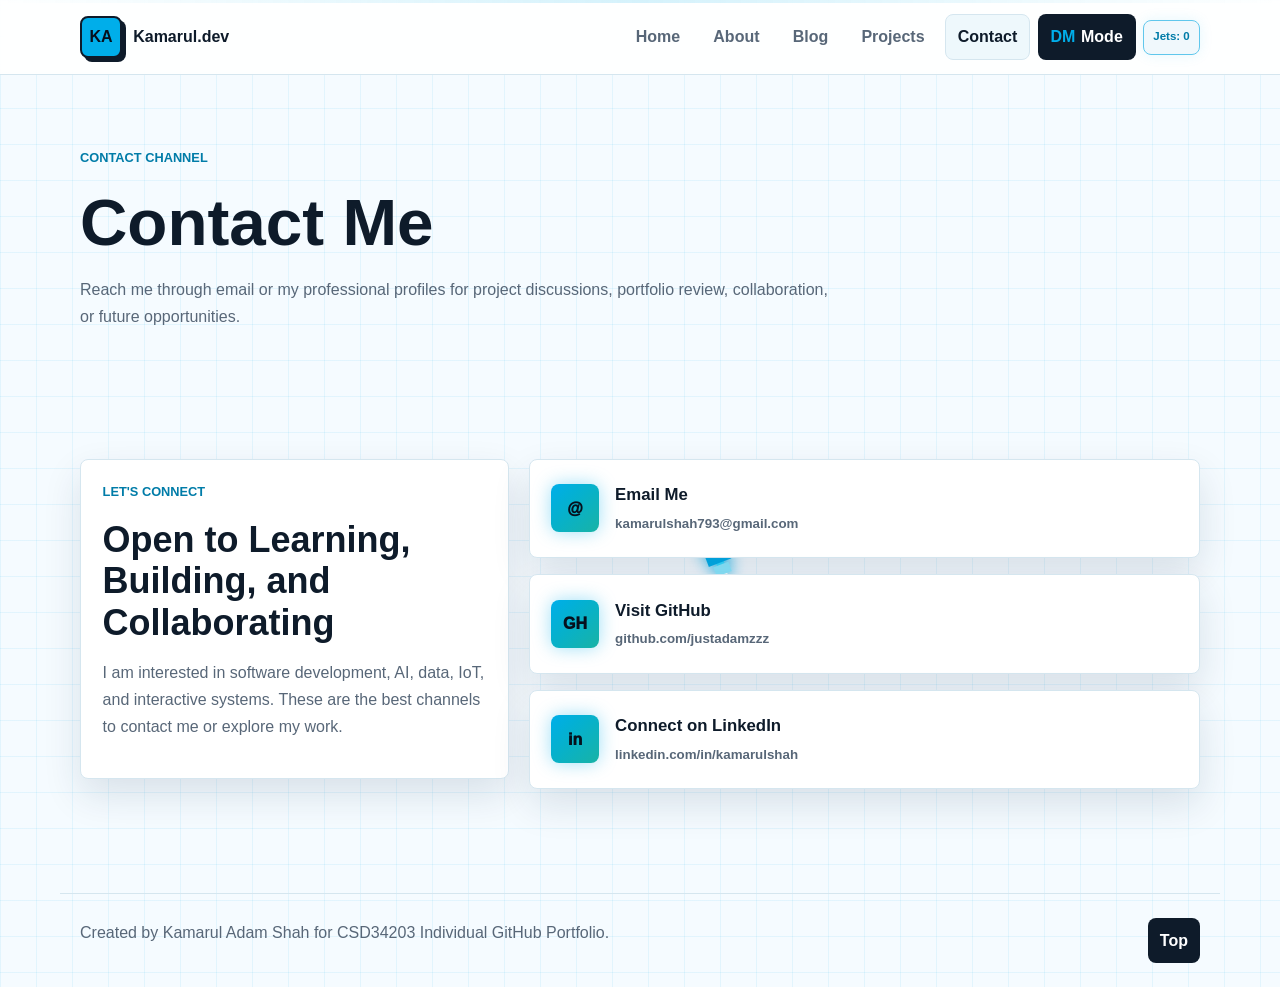
<file: contact.html>
<!DOCTYPE html>
<html lang="en">
<head>
  <meta charset="UTF-8">
  <meta name="viewport" content="width=device-width, initial-scale=1.0">
  <meta name="description" content="Contact Kamarul Adam Shah for portfolio and project collaboration.">
  <title>Contact | Kamarul Adam Shah</title>
  <link rel="stylesheet" href="css/style.css">
</head>
<body>
  <a class="skip-link" href="#main-content">Skip to content</a>
  <div class="mini-game-layer" id="jet-mini-game-layer" aria-hidden="true"></div>

  <header class="site-header">
    <nav class="navbar" aria-label="Main navigation">
      <a class="brand" href="index.html">
        <span class="brand-mark">KA</span>
        <span>Kamarul.dev</span>
      </a>
      <button class="nav-toggle" type="button" aria-label="Open navigation" aria-expanded="false">
        <span></span>
        <span></span>
        <span></span>
      </button>
      <div class="nav-menu">
        <a href="index.html">Home</a>
        <a href="about.html">About</a>
        <a href="blog.html">Blog</a>
        <a href="projects.html">Projects</a>
        <a href="contact.html">Contact</a>
        <button class="theme-toggle" type="button" aria-label="Toggle dark mode">
          <span class="toggle-icon" aria-hidden="true">DM</span>
          <span>Mode</span>
        </button>
        <div class="mini-game-panel" aria-label="Flying Jet Mini Game Background score">
          <span id="jet-score">Jets: 0</span>
        </div>
      </div>
    </nav>
  </header>

  <main id="main-content">
    <section class="page-hero">
      <p class="eyebrow">Contact Channel</p>
      <h1>Contact Me</h1>
      <p>Reach me through email or my professional profiles for project discussions, portfolio review, collaboration, or future opportunities.</p>
    </section>

    <section class="section contact-layout">
      <aside class="contact-panel">
        <p class="eyebrow">Let's Connect</p>
        <h2>Open to Learning, Building, and Collaborating</h2>
        <p>
          I am interested in software development, AI, data, IoT, and interactive systems. These are the best channels to contact me or explore my work.
        </p>
      </aside>

      <div class="contact-card-grid" aria-label="Contact links">
        <a class="contact-card" href="mailto:kamarulshah793@gmail.com">
          <span class="contact-icon" aria-hidden="true">@</span>
          <span>
            <strong>Email Me</strong>
            <small>kamarulshah793@gmail.com</small>
          </span>
        </a>

        <a class="contact-card" href="https://github.com/justadamzzz" target="_blank" rel="noopener">
          <span class="contact-icon" aria-hidden="true">GH</span>
          <span>
            <strong>Visit GitHub</strong>
            <small>github.com/justadamzzz</small>
          </span>
        </a>

        <a class="contact-card" href="https://www.linkedin.com/in/kamarulshah" target="_blank" rel="noopener">
          <span class="contact-icon" aria-hidden="true">in</span>
          <span>
            <strong>Connect on LinkedIn</strong>
            <small>linkedin.com/in/kamarulshah</small>
          </span>
        </a>
      </div>
    </section>
  </main>

  <footer class="site-footer">
    <p>Created by Kamarul Adam Shah for CSD34203 Individual GitHub Portfolio.</p>
    <button class="back-to-top" type="button" aria-label="Back to top">Top</button>
  </footer>

  <script src="js/script.js"></script>
</body>
</html>
</file>
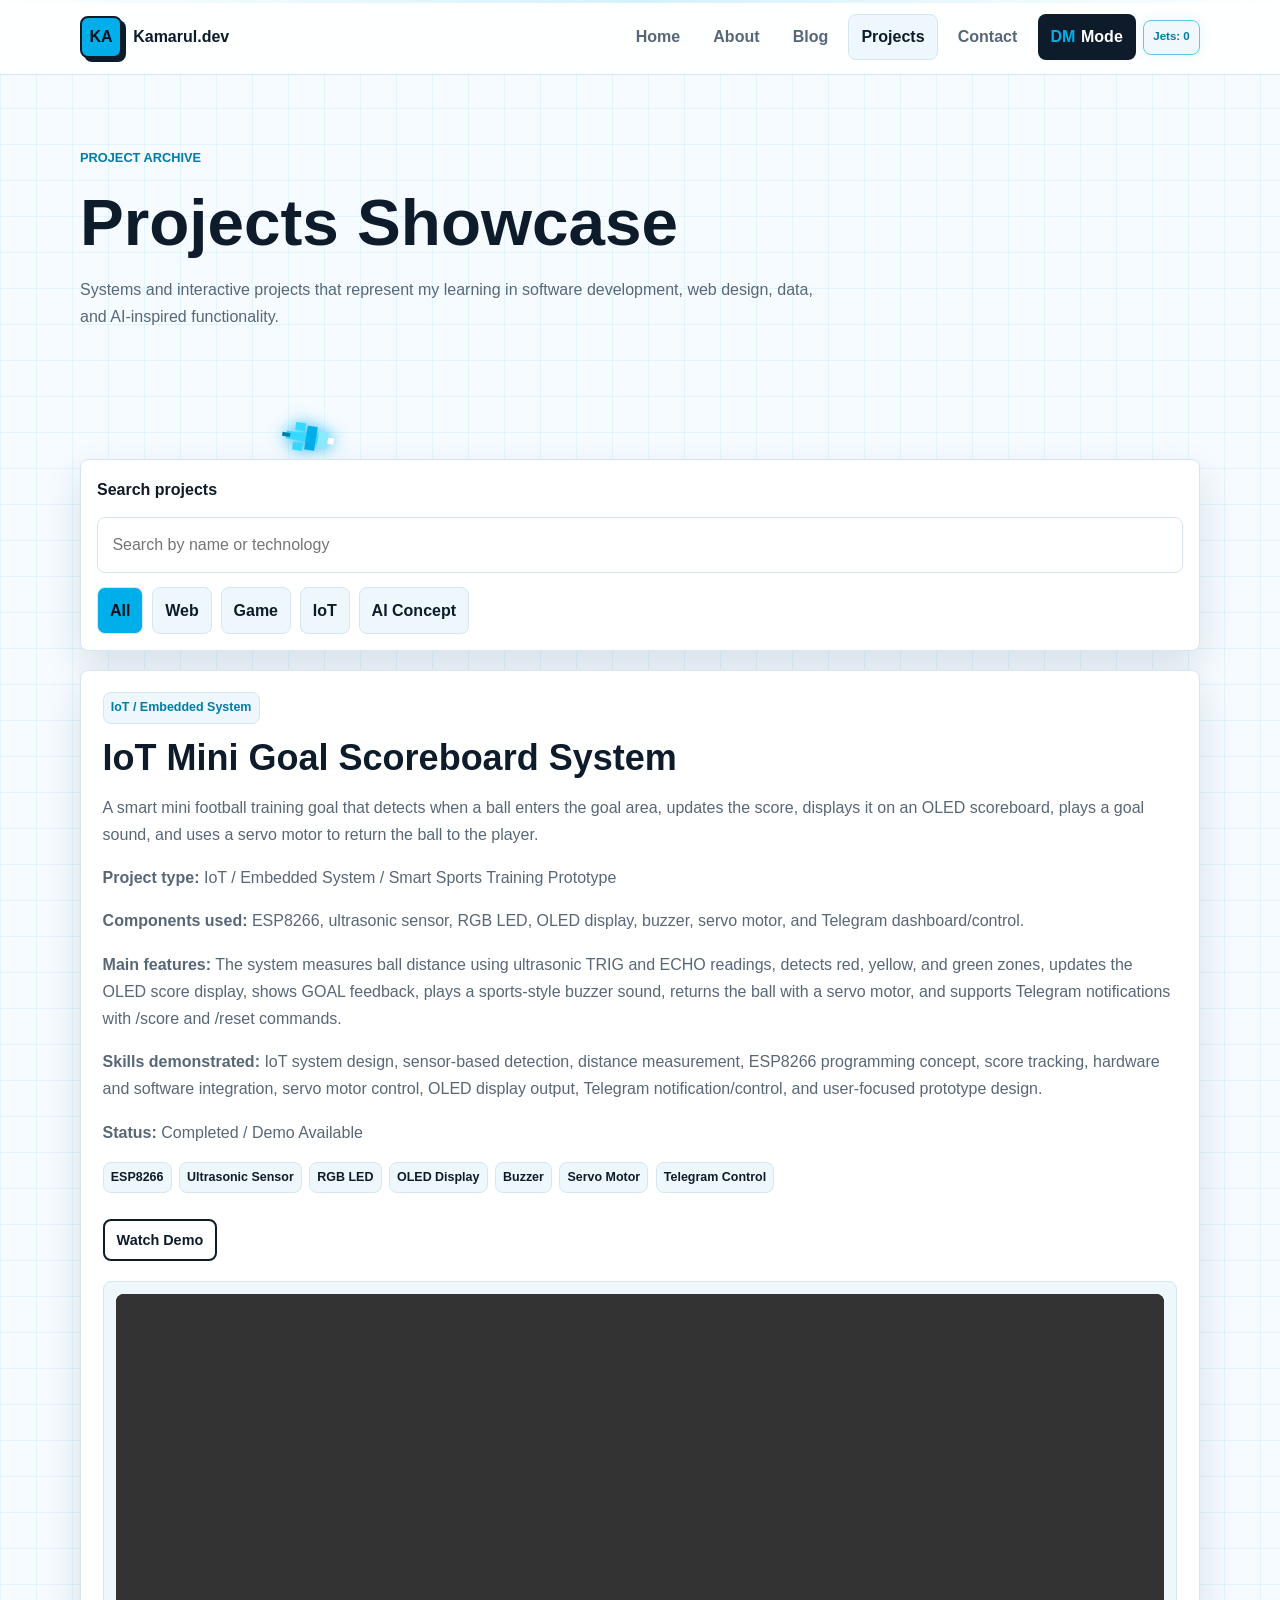
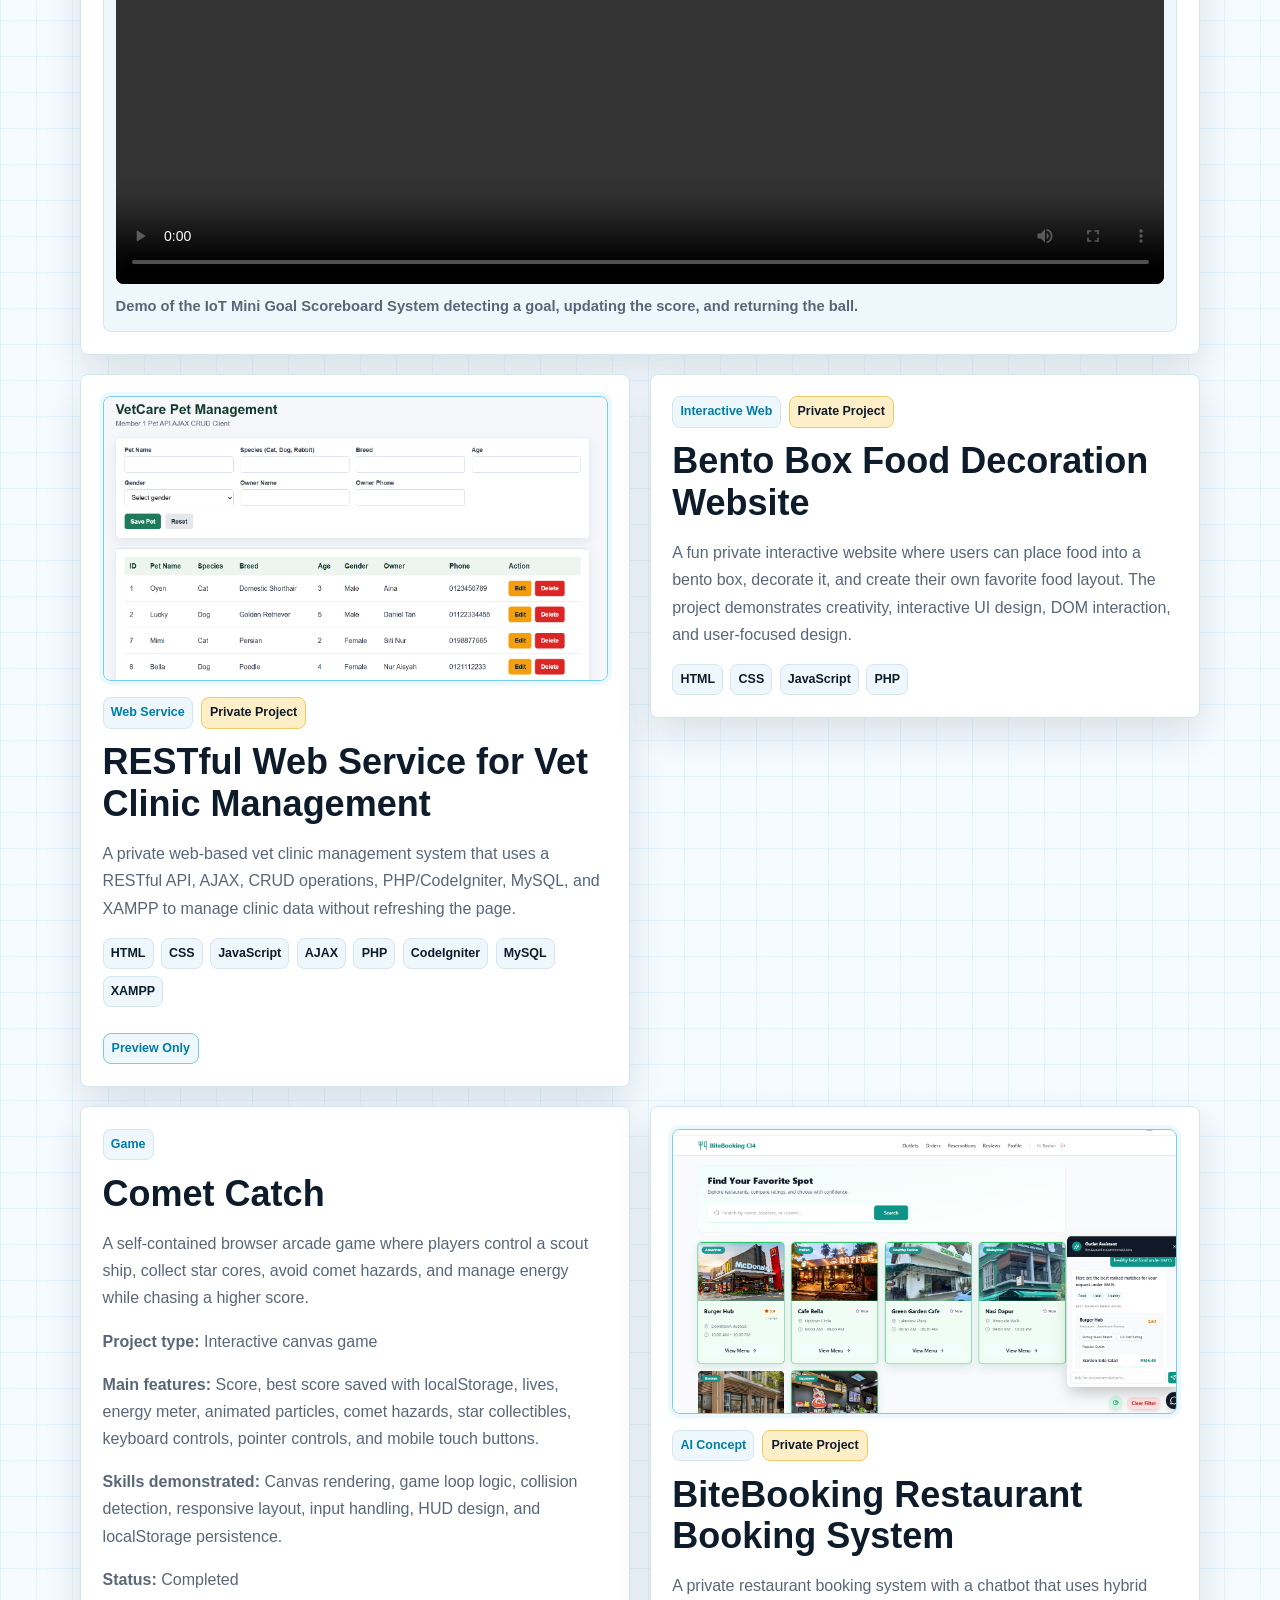
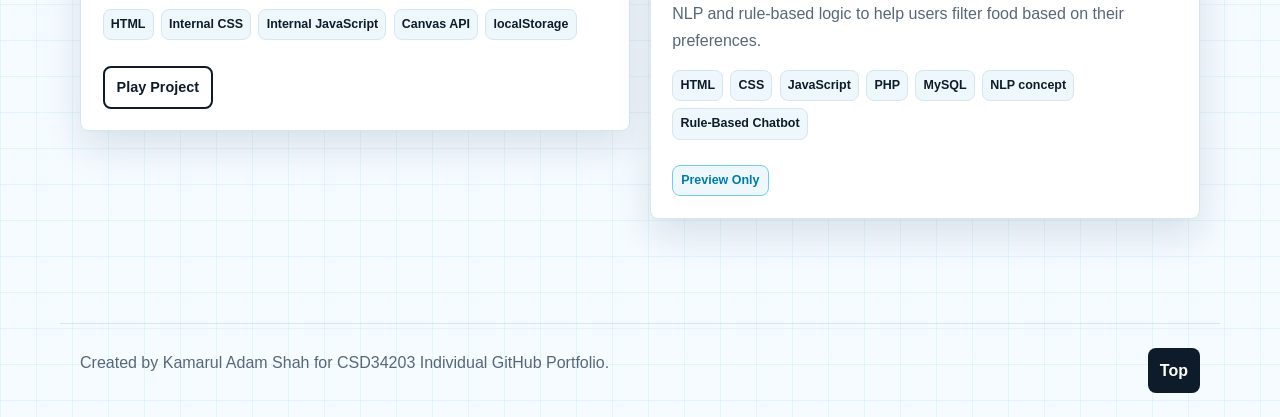
<file: projects.html>
<!DOCTYPE html>
<html lang="en">
<head>
  <meta charset="UTF-8">
  <meta name="viewport" content="width=device-width, initial-scale=1.0">
  <meta name="description" content="Project showcase by Kamarul Adam Shah.">
  <title>Projects | Kamarul Adam Shah</title>
  <link rel="stylesheet" href="css/style.css">
</head>
<body>
  <a class="skip-link" href="#main-content">Skip to content</a>
  <div class="mini-game-layer" id="jet-mini-game-layer" aria-hidden="true"></div>

  <header class="site-header">
    <nav class="navbar" aria-label="Main navigation">
      <a class="brand" href="index.html">
        <span class="brand-mark">KA</span>
        <span>Kamarul.dev</span>
      </a>
      <button class="nav-toggle" type="button" aria-label="Open navigation" aria-expanded="false">
        <span></span>
        <span></span>
        <span></span>
      </button>
      <div class="nav-menu">
        <a href="index.html">Home</a>
        <a href="about.html">About</a>
        <a href="blog.html">Blog</a>
        <a href="projects.html">Projects</a>
        <a href="contact.html">Contact</a>
        <button class="theme-toggle" type="button" aria-label="Toggle dark mode">
          <span class="toggle-icon" aria-hidden="true">DM</span>
          <span>Mode</span>
        </button>
        <div class="mini-game-panel" aria-label="Flying Jet Mini Game Background score">
          <span id="jet-score">Jets: 0</span>
        </div>
      </div>
    </nav>
  </header>

  <main id="main-content">
    <section class="page-hero">
      <p class="eyebrow">Project Archive</p>
      <h1>Projects Showcase</h1>
      <p>Systems and interactive projects that represent my learning in software development, web design, data, and AI-inspired functionality.</p>
    </section>

    <section class="section">
      <div class="project-tools">
        <label for="project-search">Search projects</label>
        <input type="search" id="project-search" placeholder="Search by name or technology">
        <div class="filter-buttons" aria-label="Project filters">
          <button class="filter-btn active" type="button" data-filter="all">All</button>
          <button class="filter-btn" type="button" data-filter="web">Web</button>
          <button class="filter-btn" type="button" data-filter="game">Game</button>
          <button class="filter-btn" type="button" data-filter="iot">IoT</button>
          <button class="filter-btn" type="button" data-filter="ai">AI Concept</button>
        </div>
      </div>

      <div class="project-grid" id="project-grid">
        <article class="project-card project-card-wide" data-project-card data-category="iot" data-keywords="iot mini goal scoreboard system esp8266 ultrasonic sensor rgb led oled display buzzer servo motor telegram dashboard control distance measurement smart sports training prototype">
          <span class="project-tag">IoT / Embedded System</span>
          <h2>IoT Mini Goal Scoreboard System</h2>
          <p>A smart mini football training goal that detects when a ball enters the goal area, updates the score, displays it on an OLED scoreboard, plays a goal sound, and uses a servo motor to return the ball to the player.</p>
          <p><strong>Project type:</strong> IoT / Embedded System / Smart Sports Training Prototype</p>
          <p><strong>Components used:</strong> ESP8266, ultrasonic sensor, RGB LED, OLED display, buzzer, servo motor, and Telegram dashboard/control.</p>
          <p><strong>Main features:</strong> The system measures ball distance using ultrasonic TRIG and ECHO readings, detects red, yellow, and green zones, updates the OLED score display, shows GOAL feedback, plays a sports-style buzzer sound, returns the ball with a servo motor, and supports Telegram notifications with /score and /reset commands.</p>
          <p><strong>Skills demonstrated:</strong> IoT system design, sensor-based detection, distance measurement, ESP8266 programming concept, score tracking, hardware and software integration, servo motor control, OLED display output, Telegram notification/control, and user-focused prototype design.</p>
          <p><strong>Status:</strong> Completed / Demo Available</p>

          <div class="tech-list">
            <span>ESP8266</span><span>Ultrasonic Sensor</span><span>RGB LED</span><span>OLED Display</span><span>Buzzer</span><span>Servo Motor</span><span>Telegram Control</span>
          </div>

          <div class="card-actions">
            <a class="btn small" href="#iot-demo-video">Watch Demo</a>
          </div>

          <figure class="project-video" id="iot-demo-video">
            <video controls preload="metadata">
              <source src="projects/IoT%20Mini%20Goal%20Scoreboard%20System/demo.mp4" type="video/mp4">
              Your browser does not support the video tag.
            </video>
            <figcaption>Demo of the IoT Mini Goal Scoreboard System detecting a goal, updating the score, and returning the ball.</figcaption>
          </figure>
        </article>

        <article class="project-card" data-project-card data-category="web" data-keywords="restful vet clinic ajax crud php codeigniter mysql xampp">
          <div class="project-preview">
            <img src="projects/vet/vet.png" alt="RESTful Web Service for Vet Clinic Management preview">
          </div>
          <div class="project-tag-row">
            <span class="project-tag">Web Service</span>
            <span class="privacy-badge">Private Project</span>
          </div>
          <h2>RESTful Web Service for Vet Clinic Management</h2>
          <p>A private web-based vet clinic management system that uses a RESTful API, AJAX, CRUD operations, PHP/CodeIgniter, MySQL, and XAMPP to manage clinic data without refreshing the page.</p>
          <div class="tech-list">
            <span>HTML</span><span>CSS</span><span>JavaScript</span><span>AJAX</span><span>PHP</span><span>CodeIgniter</span><span>MySQL</span><span>XAMPP</span>
          </div>
          <div class="card-actions">
            <span class="preview-only-label">Preview Only</span>
          </div>
        </article>

        <article class="project-card" data-project-card data-category="web" data-keywords="bento box food decoration interactive php javascript">
          <div class="project-tag-row">
            <span class="project-tag">Interactive Web</span>
            <span class="privacy-badge">Private Project</span>
          </div>
          <h2>Bento Box Food Decoration Website</h2>
          <p>A fun private interactive website where users can place food into a bento box, decorate it, and create their own favorite food layout. The project demonstrates creativity, interactive UI design, DOM interaction, and user-focused design.</p>
          <div class="tech-list">
            <span>HTML</span><span>CSS</span><span>JavaScript</span><span>PHP</span>
          </div>
        </article>

        <article class="project-card" data-project-card data-category="game" data-keywords="comet catch canvas arcade game star core comet hazard energy score best lives keyboard pointer touch controls localstorage internal css javascript">
          <span class="project-tag">Game</span>
          <h2>Comet Catch</h2>
          <p>A self-contained browser arcade game where players control a scout ship, collect star cores, avoid comet hazards, and manage energy while chasing a higher score.</p>
          <p><strong>Project type:</strong> Interactive canvas game</p>
          <p><strong>Main features:</strong> Score, best score saved with localStorage, lives, energy meter, animated particles, comet hazards, star collectibles, keyboard controls, pointer controls, and mobile touch buttons.</p>
          <p><strong>Skills demonstrated:</strong> Canvas rendering, game loop logic, collision detection, responsive layout, input handling, HUD design, and localStorage persistence.</p>
          <p><strong>Status:</strong> Completed</p>
          <div class="tech-list">
            <span>HTML</span><span>Internal CSS</span><span>Internal JavaScript</span><span>Canvas API</span><span>localStorage</span>
          </div>
          <div class="card-actions">
            <a class="btn small" href="projects/Comic Catch/index.html">Play Project</a>
          </div>
        </article>

        <article class="project-card" data-project-card data-category="ai" data-keywords="bitebooking restaurant booking chatbot nlp rule based php mysql">
          <div class="project-preview">
            <img src="projects/book/book.png" alt="BiteBooking Restaurant Booking System preview">
          </div>
          <div class="project-tag-row">
            <span class="project-tag">AI Concept</span>
            <span class="privacy-badge">Private Project</span>
          </div>
          <h2>BiteBooking Restaurant Booking System</h2>
          <p>A private restaurant booking system with a chatbot that uses hybrid NLP and rule-based logic to help users filter food based on their preferences.</p>
          <div class="tech-list">
            <span>HTML</span><span>CSS</span><span>JavaScript</span><span>PHP</span><span>MySQL</span><span>NLP concept</span><span>Rule-Based Chatbot</span>
          </div>
          <div class="card-actions">
            <span class="preview-only-label">Preview Only</span>
          </div>
        </article>
      </div>

      <p class="empty-state" id="project-empty" hidden>No projects match your search.</p>
    </section>
  </main>

  <footer class="site-footer">
    <p>Created by Kamarul Adam Shah for CSD34203 Individual GitHub Portfolio.</p>
    <button class="back-to-top" type="button" aria-label="Back to top">Top</button>
  </footer>

  <script src="js/script.js"></script>
</body>
</html>
</file>
<file: css/style.css>
:root {
  --bg: #f5fbff;
  --surface: #ffffff;
  --surface-2: #eef8fc;
  --text: #0e1b2a;
  --muted: #586778;
  --line: #d5e6ef;
  --cyan: #00aeea;
  --cyan-dark: #007ca8;
  --amber: #ffb703;
  --green: #2ab673;
  --coral: #e85d75;
  --shadow: 0 16px 38px rgba(15, 45, 70, 0.12);
  --radius: 8px;
}

body.dark-mode {
  --bg: #08111f;
  --surface: #101d2d;
  --surface-2: #17263a;
  --text: #eef8ff;
  --muted: #aec0d2;
  --line: #29425d;
  --cyan: #35d9ff;
  --cyan-dark: #8beaff;
  --amber: #ffd166;
  --green: #5de0a3;
  --coral: #ff7890;
  --shadow: 0 16px 42px rgba(0, 0, 0, 0.32);
}

* {
  box-sizing: border-box;
}

html {
  scroll-behavior: smooth;
}

body {
  margin: 0;
  background:
    linear-gradient(90deg, rgba(0, 174, 234, 0.08) 1px, transparent 1px),
    linear-gradient(rgba(0, 174, 234, 0.08) 1px, transparent 1px),
    var(--bg);
  background-size: 36px 36px;
  color: var(--text);
  font-family: Arial, Helvetica, sans-serif;
  font-size: 16px;
  line-height: 1.7;
}

body::before {
  background: linear-gradient(90deg, transparent, rgba(0, 174, 234, 0.16), transparent);
  content: "";
  height: 3px;
  left: 0;
  position: fixed;
  right: 0;
  top: 0;
  z-index: 100;
}

/* Flying Jet Mini Game Background */
.mini-game-layer {
  inset: 0;
  overflow: hidden;
  pointer-events: none;
  position: fixed;
  z-index: 1;
}

.site-header,
main,
.site-footer {
  position: relative;
  z-index: 2;
}

.mini-game-panel {
  align-items: center;
  background: color-mix(in srgb, var(--surface-2) 88%, transparent);
  border: 1px solid color-mix(in srgb, var(--cyan) 55%, var(--line));
  border-radius: var(--radius);
  box-shadow: 0 0 14px rgba(0, 174, 234, 0.1);
  color: var(--text);
  display: inline-flex;
  padding: 0.42rem 0.58rem;
  white-space: nowrap;
}

#jet-score {
  color: var(--cyan-dark);
  font-size: 0.72rem;
  font-weight: 900;
  white-space: nowrap;
}

.pixel-jet {
  align-items: center;
  background: transparent;
  border: 0;
  display: inline-flex;
  height: 44px;
  justify-content: center;
  left: 0;
  padding: 0;
  pointer-events: none;
  position: absolute;
  top: 0;
  transform-origin: center;
  width: 58px;
  will-change: transform;
}

.pixel-jet svg {
  display: block;
  filter: drop-shadow(0 0 8px color-mix(in srgb, var(--cyan) 85%, transparent));
  height: 44px;
  width: 58px;
}

.jet-particle {
  background: var(--cyan);
  border-radius: 50%;
  box-shadow: 0 0 12px var(--cyan);
  height: 7px;
  left: 0;
  pointer-events: none;
  position: absolute;
  top: 0;
  transform: translate(-50%, -50%);
  width: 7px;
}

.jet-blast-ring {
  border: 2px solid var(--cyan);
  border-radius: 50%;
  box-shadow: 0 0 20px color-mix(in srgb, var(--cyan) 70%, transparent);
  height: 18px;
  left: 0;
  pointer-events: none;
  position: absolute;
  top: 0;
  transform: translate(-50%, -50%) scale(0.25);
  width: 18px;
}

@keyframes jet-particle-burst {
  from {
    opacity: 1;
    transform: translate(-50%, -50%) scale(1);
  }
  to {
    opacity: 0;
    transform: translate(calc(-50% + var(--particle-x)), calc(-50% + var(--particle-y))) scale(0.25);
  }
}

@keyframes jet-ring-burst {
  from {
    opacity: 0.9;
    transform: translate(-50%, -50%) scale(0.25);
  }
  to {
    opacity: 0;
    transform: translate(-50%, -50%) scale(4.4);
  }
}

img {
  display: block;
  max-width: 100%;
}

a {
  color: inherit;
  text-decoration: none;
}

p {
  color: var(--muted);
  margin: 0 0 1rem;
}

h1,
h2,
h3 {
  line-height: 1.15;
  margin: 0 0 1rem;
}

h1 {
  font-size: 4.1rem;
}

h2 {
  font-size: 2.25rem;
}

h3 {
  font-size: 1.25rem;
}

.skip-link {
  background: var(--text);
  color: var(--surface);
  left: 1rem;
  padding: 0.55rem 0.8rem;
  position: absolute;
  top: -4rem;
  z-index: 200;
}

.skip-link:focus {
  top: 1rem;
}

.site-header {
  background: color-mix(in srgb, var(--surface) 90%, transparent);
  border-bottom: 1px solid var(--line);
  backdrop-filter: blur(14px);
  position: sticky;
  top: 0;
  z-index: 90;
}

.navbar {
  align-items: center;
  display: flex;
  justify-content: space-between;
  margin: 0 auto;
  max-width: 1160px;
  min-height: 74px;
  padding: 0 1.25rem;
}

.brand {
  align-items: center;
  display: inline-flex;
  font-weight: 800;
  gap: 0.7rem;
}

.brand-mark {
  align-items: center;
  background: var(--cyan);
  border: 2px solid var(--text);
  border-radius: var(--radius);
  box-shadow: 4px 4px 0 var(--text);
  color: #06101d;
  display: inline-flex;
  font-weight: 900;
  height: 42px;
  justify-content: center;
  width: 42px;
}

.nav-menu {
  align-items: center;
  display: flex;
  gap: 0.45rem;
}

.nav-menu a,
.theme-toggle {
  border: 1px solid transparent;
  border-radius: var(--radius);
  color: var(--muted);
  font: inherit;
  font-weight: 700;
  padding: 0.55rem 0.75rem;
}

.nav-menu a:hover,
.nav-menu a.active {
  background: var(--surface-2);
  border-color: var(--line);
  color: var(--text);
}

.theme-toggle {
  align-items: center;
  background: var(--text);
  color: var(--surface);
  cursor: pointer;
  display: inline-flex;
  gap: 0.35rem;
}

.toggle-icon {
  color: var(--cyan);
  font-weight: 900;
}

.nav-toggle {
  background: var(--surface-2);
  border: 1px solid var(--line);
  border-radius: var(--radius);
  cursor: pointer;
  display: none;
  padding: 0.55rem;
}

.nav-toggle span {
  background: var(--text);
  display: block;
  height: 3px;
  margin: 4px 0;
  width: 24px;
}

.section,
.page-hero,
.hero {
  margin: 0 auto;
  max-width: 1160px;
  padding: 4.5rem 1.25rem;
}

.hero {
  align-items: center;
  display: grid;
  gap: 3rem;
  grid-template-columns: minmax(0, 1.15fr) minmax(280px, 0.85fr);
  min-height: 650px;
  position: relative;
}

.tech-hero::after {
  background:
    linear-gradient(90deg, var(--cyan) 0 18px, transparent 18px 28px, var(--amber) 28px 42px, transparent 42px),
    linear-gradient(90deg, transparent 0 50%, rgba(42, 182, 115, 0.45) 50% 70%, transparent 70%);
  bottom: 2.5rem;
  content: "";
  height: 18px;
  left: 1.25rem;
  opacity: 0.7;
  position: absolute;
  right: 1.25rem;
}

.hero-content,
.hero-visual {
  position: relative;
  z-index: 1;
}

.eyebrow {
  color: var(--cyan-dark);
  font-size: 0.8rem;
  font-weight: 900;
  margin-bottom: 1rem;
  text-transform: uppercase;
}

.typing-line {
  color: var(--cyan-dark);
  font-size: 1.4rem;
  font-weight: 800;
  min-height: 2.1rem;
}

.typing-cursor {
  animation: blink 0.9s infinite;
  background: var(--amber);
  display: inline-block;
  height: 1.25rem;
  margin-left: 0.25rem;
  vertical-align: middle;
  width: 3px;
}

@keyframes blink {
  50% {
    opacity: 0;
  }
}

.hero-text {
  font-size: 1.1rem;
  max-width: 710px;
}

.hero-actions,
.card-actions {
  display: flex;
  flex-wrap: wrap;
  gap: 0.8rem;
  margin-top: 1.6rem;
}

.btn {
  align-items: center;
  border: 2px solid var(--text);
  border-radius: var(--radius);
  box-shadow: 5px 5px 0 var(--text);
  cursor: pointer;
  display: inline-flex;
  font-weight: 800;
  justify-content: center;
  min-height: 48px;
  padding: 0.68rem 1rem;
  transition: box-shadow 0.18s ease, transform 0.18s ease, background 0.18s ease;
}

.btn:hover {
  box-shadow: 2px 2px 0 var(--text);
  transform: translate(3px, 3px);
}

.btn.primary {
  background: var(--cyan);
  color: #06101d;
}

.btn.ghost {
  background: var(--surface);
}

.btn.quiet {
  background: var(--amber);
  color: #171200;
}

.btn.small {
  box-shadow: none;
  font-size: 0.9rem;
  min-height: 40px;
  padding: 0.45rem 0.75rem;
}

.hero-visual {
  display: grid;
  gap: 1rem;
  justify-items: center;
}

.profile-image {
  aspect-ratio: 1;
  background: var(--surface-2);
  border: 4px solid var(--cyan);
  border-radius: 22px;
  box-shadow: 0 0 0 6px color-mix(in srgb, var(--cyan) 12%, transparent), 0 18px 44px rgba(0, 174, 234, 0.24);
  object-fit: cover;
  width: min(100%, 360px);
}

.hud-panel,
.stats-strip article,
.skill-card,
.project-card,
.feature-card,
.timeline article,
.post-card,
.contact-panel,
.contact-card,
.info-grid article,
.project-tools,
.empty-state {
  background: var(--surface);
  border: 1px solid var(--line);
  border-radius: var(--radius);
  box-shadow: var(--shadow);
}

.hud-panel {
  padding: 1rem;
  width: min(100%, 360px);
}

.hud-label,
.stats-strip span,
.info-grid span {
  color: var(--cyan-dark);
  display: block;
  font-size: 0.78rem;
  font-weight: 900;
  text-transform: uppercase;
}

.stats-strip {
  display: grid;
  gap: 1rem;
  grid-template-columns: repeat(4, minmax(0, 1fr));
  padding-top: 1rem;
}

.stats-strip article {
  padding: 1rem;
}

.home-academic-highlight {
  padding-top: 1rem;
}

.academic-highlight-card {
  align-items: center;
  background:
    linear-gradient(135deg, color-mix(in srgb, var(--cyan) 12%, transparent), transparent 48%),
    var(--surface);
  border: 1px solid color-mix(in srgb, var(--cyan) 42%, var(--line));
  border-radius: var(--radius);
  box-shadow: var(--shadow);
  display: grid;
  gap: 1.2rem;
  grid-template-columns: minmax(0, 1.4fr) minmax(260px, 0.85fr) auto;
  padding: 1.35rem;
  transition: border-color 0.18s ease, transform 0.18s ease;
}

.academic-highlight-card h2,
.academic-highlight-card p {
  margin-bottom: 0.35rem;
}

.academic-highlight-stats {
  display: grid;
  gap: 0.75rem;
  grid-template-columns: repeat(2, minmax(0, 1fr));
}

.academic-highlight-stats article {
  background: color-mix(in srgb, var(--surface-2) 82%, transparent);
  border: 1px solid var(--line);
  border-radius: var(--radius);
  padding: 0.8rem;
}

.academic-highlight-stats span {
  color: var(--cyan-dark);
  display: block;
  font-size: 0.76rem;
  font-weight: 900;
  text-transform: uppercase;
}

.section-heading {
  margin-bottom: 2rem;
  max-width: 760px;
}

.skills-grid {
  display: grid;
  gap: 1rem;
  grid-template-columns: repeat(3, minmax(0, 1fr));
}

.skill-card {
  padding: 1rem;
}

.skill-header {
  align-items: center;
  display: flex;
  gap: 1rem;
  justify-content: space-between;
  font-weight: 850;
  margin-bottom: 0.75rem;
}

.skill-header strong {
  color: var(--cyan-dark);
  font-size: 0.95rem;
}

.skill-bar {
  background: color-mix(in srgb, var(--surface-2) 70%, var(--text) 6%);
  border: 1px solid color-mix(in srgb, var(--cyan) 45%, var(--line));
  border-radius: 999px;
  box-shadow: inset 0 1px 4px rgba(8, 17, 31, 0.16);
  height: 16px;
  overflow: hidden;
  position: relative;
}

.skill-fill {
  background: linear-gradient(90deg, #00c8ff 0%, var(--cyan) 55%, #63f2ff 100%);
  box-shadow: 0 0 14px color-mix(in srgb, var(--cyan) 58%, transparent);
  display: block;
  height: 100%;
  width: 0;
  transition: width 1.2s cubic-bezier(0.22, 1, 0.36, 1);
}

body.dark-mode .skill-bar {
  background: #0b1726;
  border-color: color-mix(in srgb, var(--cyan) 70%, #ffffff 5%);
}

body.dark-mode .skill-fill {
  background: linear-gradient(90deg, #00e5ff 0%, #35d9ff 60%, #a7f7ff 100%);
  box-shadow: 0 0 18px rgba(53, 217, 255, 0.68);
}

.project-grid,
.feature-grid,
.blog-list,
.contact-layout,
.about-layout {
  display: grid;
  gap: 1.2rem;
}

.project-grid {
  align-items: start;
  grid-template-columns: repeat(2, minmax(0, 1fr));
}

.project-grid.compact {
  grid-template-columns: repeat(3, minmax(0, 1fr));
}

.project-card-wide {
  grid-column: 1 / -1;
}

.project-card,
.feature-card,
.post-card,
.contact-panel,
.contact-card {
  padding: 1.35rem;
}

.project-card:hover,
.post-card:hover,
.feature-card:hover {
  transform: translateY(-4px);
  transition: transform 0.18s ease;
}

.project-tag,
.post-meta span,
.tech-list span {
  background: var(--surface-2);
  border: 1px solid var(--line);
  border-radius: var(--radius);
  color: var(--cyan-dark);
  display: inline-flex;
  font-size: 0.78rem;
  font-weight: 850;
  margin-bottom: 0.8rem;
  padding: 0.25rem 0.45rem;
}

.project-tag-row {
  align-items: center;
  display: flex;
  flex-wrap: wrap;
  gap: 0.5rem;
  margin-bottom: 0.8rem;
}

.project-tag-row .project-tag {
  margin-bottom: 0;
}

.privacy-badge,
.preview-only-label {
  align-items: center;
  border-radius: var(--radius);
  display: inline-flex;
  font-size: 0.78rem;
  font-weight: 900;
  padding: 0.25rem 0.5rem;
}

.privacy-badge {
  background: color-mix(in srgb, var(--amber) 22%, var(--surface));
  border: 1px solid color-mix(in srgb, var(--amber) 58%, var(--line));
  color: var(--text);
}

.preview-only-label {
  background: var(--surface-2);
  border: 1px solid color-mix(in srgb, var(--cyan) 45%, var(--line));
  color: var(--cyan-dark);
}

.project-preview {
  background: var(--surface-2);
  border: 1px solid color-mix(in srgb, var(--cyan) 44%, var(--line));
  border-radius: var(--radius);
  box-shadow: 0 0 0 4px color-mix(in srgb, var(--cyan) 8%, transparent);
  margin-bottom: 1rem;
  overflow: hidden;
}

.project-preview img,
.project-preview svg {
  aspect-ratio: 16 / 9;
  display: block;
  height: auto;
  object-fit: cover;
  width: 100%;
}

body.dark-mode .project-preview {
  border-color: color-mix(in srgb, var(--cyan) 62%, var(--line));
  box-shadow: 0 0 18px rgba(53, 217, 255, 0.14);
}

.tech-list {
  display: flex;
  flex-wrap: wrap;
  gap: 0.45rem;
  margin-top: 1rem;
}

.tech-list span {
  color: var(--text);
  margin-bottom: 0;
}

.project-video {
  background: var(--surface-2);
  border: 1px solid var(--line);
  border-radius: var(--radius);
  margin: 1.2rem 0 0;
  overflow: hidden;
  padding: 0.75rem;
}

.project-video video {
  aspect-ratio: 16 / 9;
  background: #050b12;
  border-radius: var(--radius);
  display: block;
  height: auto;
  width: 100%;
}

.project-video figcaption {
  color: var(--muted);
  font-size: 0.92rem;
  font-weight: 700;
  margin-top: 0.65rem;
}

.text-link,
.text-button {
  color: var(--cyan-dark);
  cursor: pointer;
  font: inherit;
  font-weight: 900;
}

.text-button {
  background: none;
  border: 0;
  padding: 0;
}

.page-hero {
  padding-bottom: 2.5rem;
}

.page-hero p {
  max-width: 760px;
}

.about-layout {
  align-items: center;
  grid-template-columns: minmax(260px, 0.75fr) minmax(0, 1.25fr);
}

.about-photo {
  display: grid;
  justify-items: center;
}

.info-grid {
  display: grid;
  gap: 0.8rem;
  grid-template-columns: repeat(2, minmax(0, 1fr));
  margin-top: 1.5rem;
}

.info-grid article {
  padding: 0.9rem;
}

.feature-grid {
  grid-template-columns: repeat(3, minmax(0, 1fr));
}

.timeline {
  display: grid;
  gap: 1rem;
  grid-template-columns: repeat(3, minmax(0, 1fr));
}

.timeline article {
  border-left: 5px solid var(--cyan);
  padding: 1.2rem;
}

.timeline span {
  color: var(--coral);
  font-weight: 900;
}

.academic-journey {
  scroll-margin-top: 92px;
}

.academic-story-card,
.academic-card,
.semester-card,
.growth-note {
  background: var(--surface);
  border: 1px solid var(--line);
  border-radius: var(--radius);
  box-shadow: var(--shadow);
}

.academic-story-card {
  border-left: 5px solid var(--cyan);
  margin-bottom: 1.2rem;
  padding: 1.35rem;
}

.academic-story-card strong {
  color: var(--text);
}

.journey-label {
  background: color-mix(in srgb, var(--cyan) 16%, var(--surface));
  border: 1px solid color-mix(in srgb, var(--cyan) 48%, var(--line));
  border-radius: var(--radius);
  color: var(--cyan-dark);
  display: inline-flex;
  font-size: 0.78rem;
  font-weight: 900;
  margin-bottom: 0.9rem;
  padding: 0.3rem 0.5rem;
  text-transform: uppercase;
}

.academic-path {
  display: grid;
  gap: 1.2rem;
}

.academic-card {
  border-left: 5px solid var(--cyan);
  padding: 1.35rem;
  transition: border-color 0.18s ease, transform 0.18s ease;
}

.academic-card:hover,
.semester-card:hover,
.academic-highlight-card:hover {
  border-color: var(--cyan);
  transform: translateY(-4px);
}

.academic-step {
  color: var(--coral);
  display: block;
  font-weight: 900;
  margin-bottom: 0.4rem;
}

.result-pill {
  background: var(--surface-2);
  border: 1px solid var(--line);
  border-radius: var(--radius);
  color: var(--text);
  display: inline-flex;
  font-weight: 900;
  margin-bottom: 1rem;
  padding: 0.35rem 0.55rem;
}

.subject-columns,
.degree-info-grid,
.gpa-summary {
  display: grid;
  gap: 0.8rem;
}

.subject-columns {
  grid-template-columns: repeat(2, minmax(0, 1fr));
}

.subject-columns h4 {
  margin: 0 0 0.45rem;
}

.subject-columns ul {
  color: var(--muted);
  margin: 0;
  padding-left: 1.1rem;
}

.gpa-summary {
  grid-template-columns: repeat(3, minmax(0, 1fr));
  margin-bottom: 1rem;
}

.gpa-summary div,
.degree-info-grid div {
  background: var(--surface-2);
  border: 1px solid var(--line);
  border-radius: var(--radius);
  padding: 0.8rem;
}

.gpa-summary span,
.degree-info-grid span,
.semester-card span {
  color: var(--cyan-dark);
  display: block;
  font-size: 0.76rem;
  font-weight: 900;
  text-transform: uppercase;
}

.gpa-summary strong,
.semester-card strong {
  color: var(--text);
  display: block;
  font-size: 1.55rem;
  line-height: 1.1;
  margin-top: 0.2rem;
}

.degree-info-grid {
  grid-template-columns: repeat(2, minmax(0, 1fr));
  margin-bottom: 1rem;
}

.semester-results {
  margin-top: 2rem;
}

.compact-heading {
  margin-bottom: 1.2rem;
}

.semester-grid {
  display: grid;
  gap: 1rem;
  grid-template-columns: repeat(5, minmax(0, 1fr));
}

.semester-card {
  padding: 1rem;
  transition: border-color 0.18s ease, transform 0.18s ease;
}

.semester-card.highlight-start {
  border-color: color-mix(in srgb, var(--coral) 44%, var(--line));
}

.semester-card.highlight-peak {
  border-color: color-mix(in srgb, var(--green) 60%, var(--cyan));
  background:
    linear-gradient(135deg, color-mix(in srgb, var(--green) 12%, transparent), transparent 55%),
    var(--surface);
}

.semester-bar {
  background: var(--surface-2);
  border: 1px solid var(--line);
  border-radius: 999px;
  height: 12px;
  margin-top: 0.8rem;
  overflow: hidden;
}

.semester-fill {
  background: linear-gradient(90deg, var(--cyan), var(--green));
  box-shadow: 0 0 12px color-mix(in srgb, var(--cyan) 58%, transparent);
  display: block;
  height: 100%;
  width: 0;
  transition: width 1.25s cubic-bezier(0.22, 1, 0.36, 1);
}

.growth-note {
  border-left: 5px solid var(--cyan);
  margin-top: 1rem;
  padding: 1rem;
}

.blog-list {
  grid-template-columns: 1fr;
  margin-left: auto;
  margin-right: auto;
  max-width: 900px;
}

.post-meta {
  align-items: center;
  display: flex;
  flex-wrap: wrap;
  gap: 0.75rem;
  justify-content: space-between;
  margin-bottom: 0.8rem;
}

.post-meta span {
  margin-bottom: 0;
}

.post-meta time {
  color: var(--muted);
  font-weight: 750;
}

.category-badge {
  background: color-mix(in srgb, var(--cyan) 16%, var(--surface-2));
  border-color: color-mix(in srgb, var(--cyan) 54%, var(--line));
}

.post-preview {
  color: var(--text);
  font-size: 1.02rem;
}

.post-extra {
  border-top: 1px solid var(--line);
  margin-top: 1rem;
  padding-top: 1rem;
}

.post-extra p:last-child {
  margin-bottom: 0;
}

.read-more {
  background: var(--surface-2);
  border: 1px solid color-mix(in srgb, var(--cyan) 48%, var(--line));
  border-radius: var(--radius);
  margin-top: 1rem;
  padding: 0.55rem 0.8rem;
}

.read-more:hover {
  background: var(--cyan);
  color: #06101d;
}

.project-tools {
  display: grid;
  gap: 0.9rem;
  margin-bottom: 1.2rem;
  padding: 1rem;
}

.project-tools label {
  font-weight: 850;
}

input,
textarea {
  background: var(--surface);
  border: 1px solid var(--line);
  border-radius: var(--radius);
  color: var(--text);
  font: inherit;
  padding: 0.82rem 0.9rem;
  width: 100%;
}

input:focus,
textarea:focus {
  border-color: var(--cyan);
  outline: 3px solid color-mix(in srgb, var(--cyan) 25%, transparent);
}

.filter-buttons {
  display: flex;
  flex-wrap: wrap;
  gap: 0.55rem;
}

.filter-btn {
  background: var(--surface-2);
  border: 1px solid var(--line);
  border-radius: var(--radius);
  color: var(--text);
  cursor: pointer;
  font: inherit;
  font-weight: 800;
  padding: 0.55rem 0.75rem;
}

.filter-btn.active,
.filter-btn:hover {
  background: var(--cyan);
  color: #06101d;
}

.empty-state {
  color: var(--muted);
  font-weight: 800;
  margin-top: 1rem;
  padding: 1rem;
}

.contact-layout {
  align-items: start;
  grid-template-columns: minmax(260px, 0.78fr) minmax(0, 1.22fr);
}

.contact-card-grid {
  display: grid;
  gap: 1rem;
}

.contact-card {
  align-items: center;
  color: var(--text);
  display: flex;
  gap: 1rem;
  text-decoration: none;
  transition: border-color 0.18s ease, box-shadow 0.18s ease, transform 0.18s ease;
}

.contact-card:hover {
  border-color: color-mix(in srgb, var(--cyan) 64%, var(--line));
  box-shadow: 0 16px 34px color-mix(in srgb, var(--cyan) 16%, transparent);
  transform: translateY(-3px);
}

.contact-icon {
  align-items: center;
  background: linear-gradient(135deg, var(--cyan), color-mix(in srgb, var(--cyan) 42%, var(--green)));
  border-radius: var(--radius);
  box-shadow: 0 0 18px color-mix(in srgb, var(--cyan) 38%, transparent);
  color: #06101d;
  display: inline-flex;
  flex: 0 0 auto;
  font-weight: 950;
  height: 48px;
  justify-content: center;
  letter-spacing: 0;
  width: 48px;
}

.contact-card strong,
.contact-card small {
  display: block;
}

.contact-card strong {
  font-size: 1.05rem;
}

.contact-card small {
  color: var(--muted);
  font-weight: 750;
  margin-top: 0.2rem;
  overflow-wrap: anywhere;
}

.site-footer {
  align-items: center;
  border-top: 1px solid var(--line);
  display: flex;
  flex-wrap: wrap;
  gap: 1rem;
  justify-content: space-between;
  margin: 2rem auto 0;
  max-width: 1160px;
  padding: 1.5rem 1.25rem;
}

.back-to-top {
  background: var(--text);
  border: 0;
  border-radius: var(--radius);
  color: var(--surface);
  cursor: pointer;
  font: inherit;
  font-weight: 850;
  padding: 0.55rem 0.75rem;
}

@media (max-width: 920px) {
  h1 {
    font-size: 3rem;
  }

  h2 {
    font-size: 1.9rem;
  }

  .nav-toggle {
    display: block;
  }

  .nav-menu {
    background: var(--surface);
    border-bottom: 1px solid var(--line);
    display: none;
    flex-direction: column;
    left: 0;
    padding: 1rem;
    position: absolute;
    right: 0;
    top: 74px;
  }

  .nav-menu.open {
    display: flex;
  }

  .nav-menu a,
  .theme-toggle {
    justify-content: center;
    width: 100%;
  }

  .mini-game-panel {
    justify-content: center;
    margin-top: 0.15rem;
  }

  .hero,
  .about-layout,
  .contact-layout {
    grid-template-columns: 1fr;
  }

  .hero {
    min-height: auto;
    padding-top: 3.5rem;
  }

  .stats-strip,
  .skills-grid,
  .academic-highlight-card,
  .project-grid,
  .project-grid.compact,
  .feature-grid,
  .timeline,
  .semester-grid {
    grid-template-columns: repeat(2, minmax(0, 1fr));
  }

  .academic-highlight-card .btn {
    grid-column: 1 / -1;
    width: fit-content;
  }

  .degree-info-grid {
    grid-template-columns: 1fr;
  }
}

@media (max-width: 620px) {
  body {
    font-size: 15px;
  }

  #jet-score {
    font-size: 0.68rem;
  }

  h1 {
    font-size: 2.25rem;
  }

  .section,
  .page-hero,
  .hero {
    padding-left: 1rem;
    padding-right: 1rem;
  }

  .hero-actions,
  .card-actions {
    flex-direction: column;
  }

  .btn {
    width: 100%;
  }

  .stats-strip,
  .skills-grid,
  .academic-highlight-card,
  .academic-highlight-stats,
  .subject-columns,
  .gpa-summary,
  .semester-grid,
  .project-grid,
  .project-grid.compact,
  .feature-grid,
  .timeline,
  .info-grid {
    grid-template-columns: 1fr;
  }

  .academic-highlight-card .btn {
    width: 100%;
  }

  .site-footer {
    align-items: flex-start;
    flex-direction: column;
  }
}
</file>
